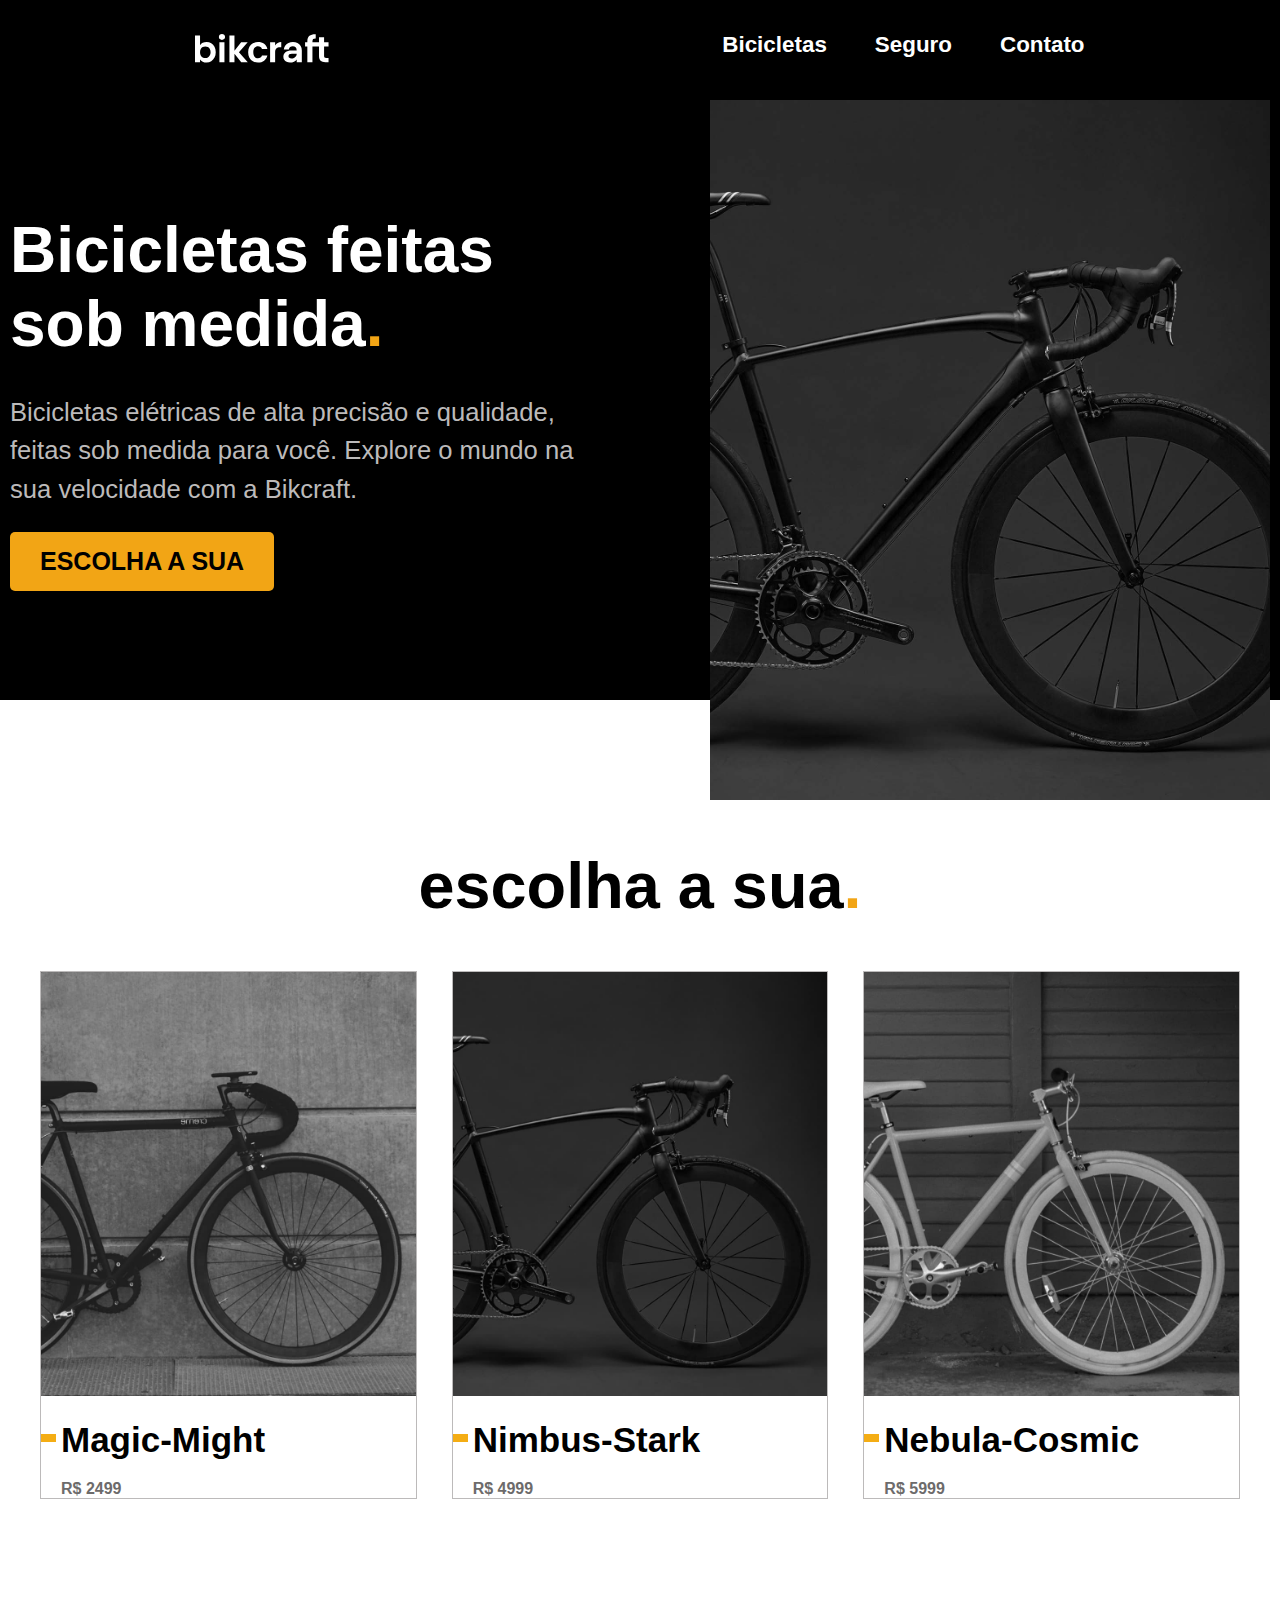
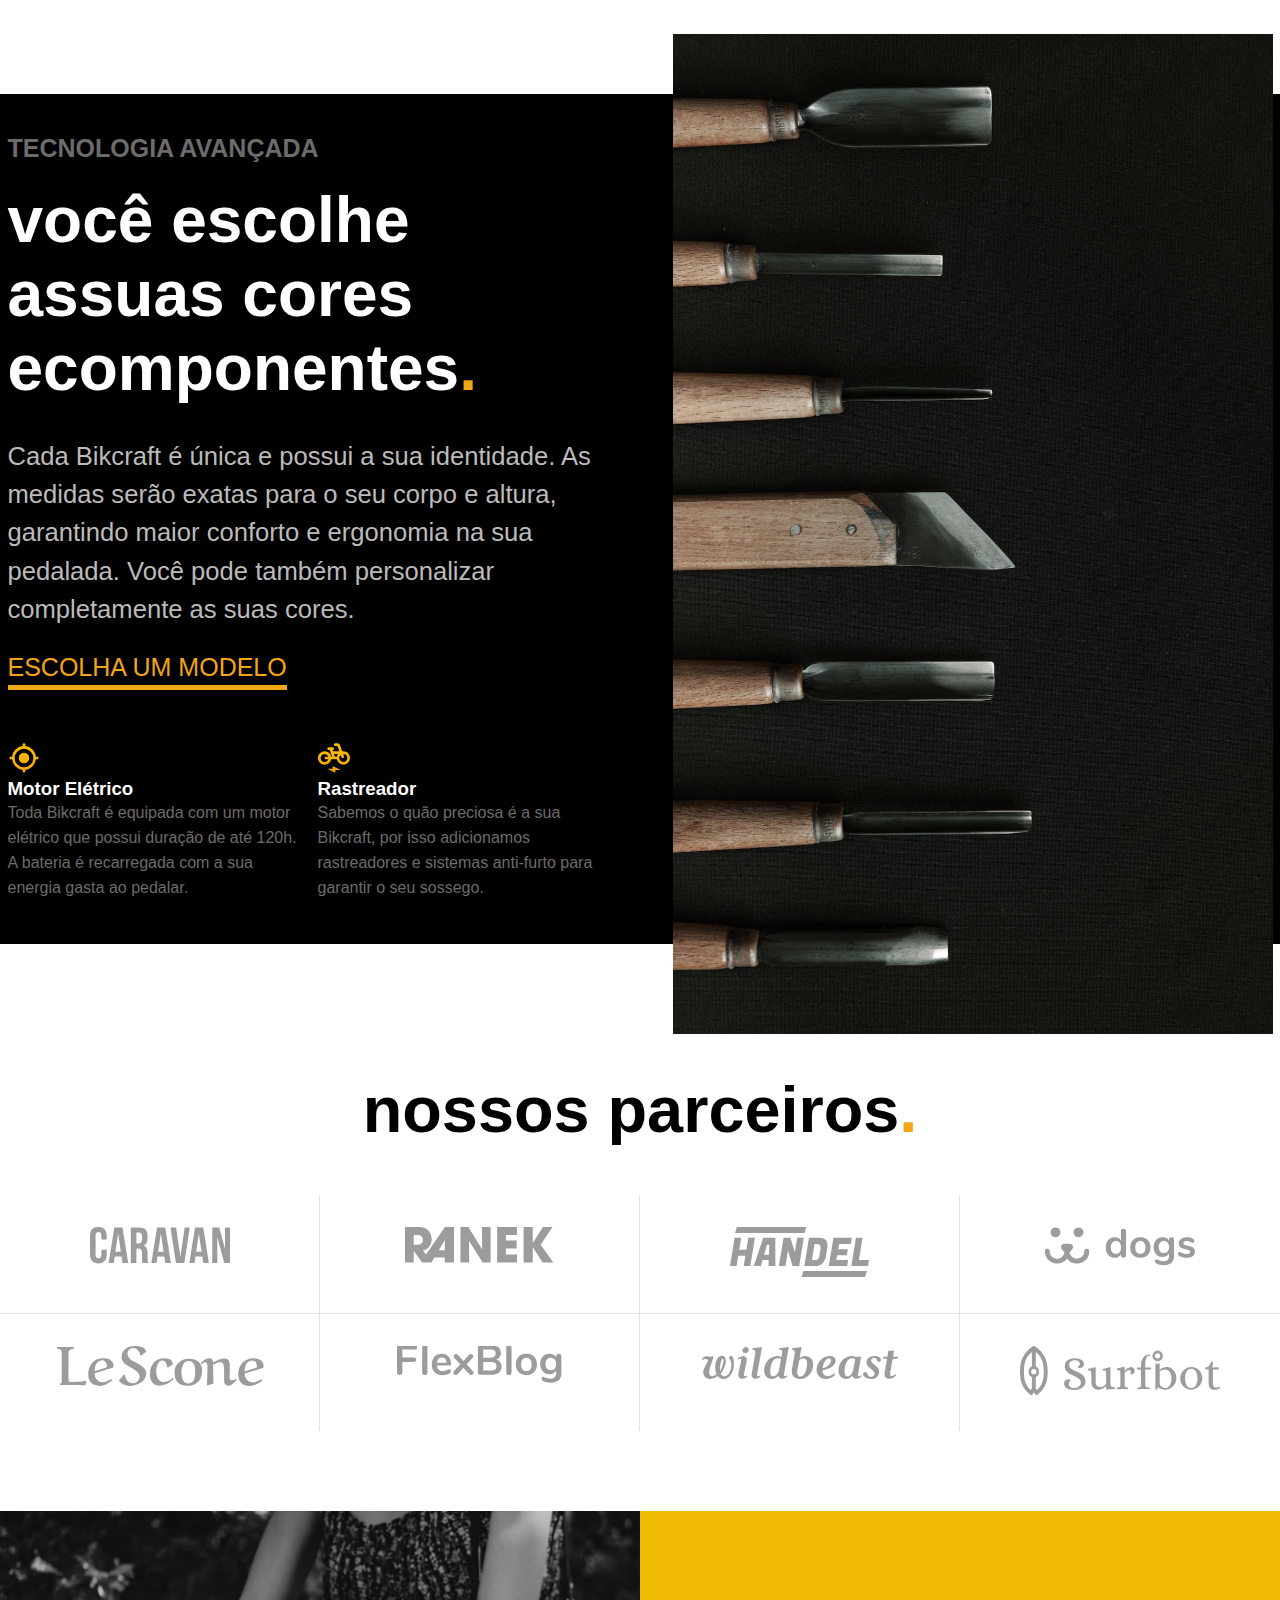
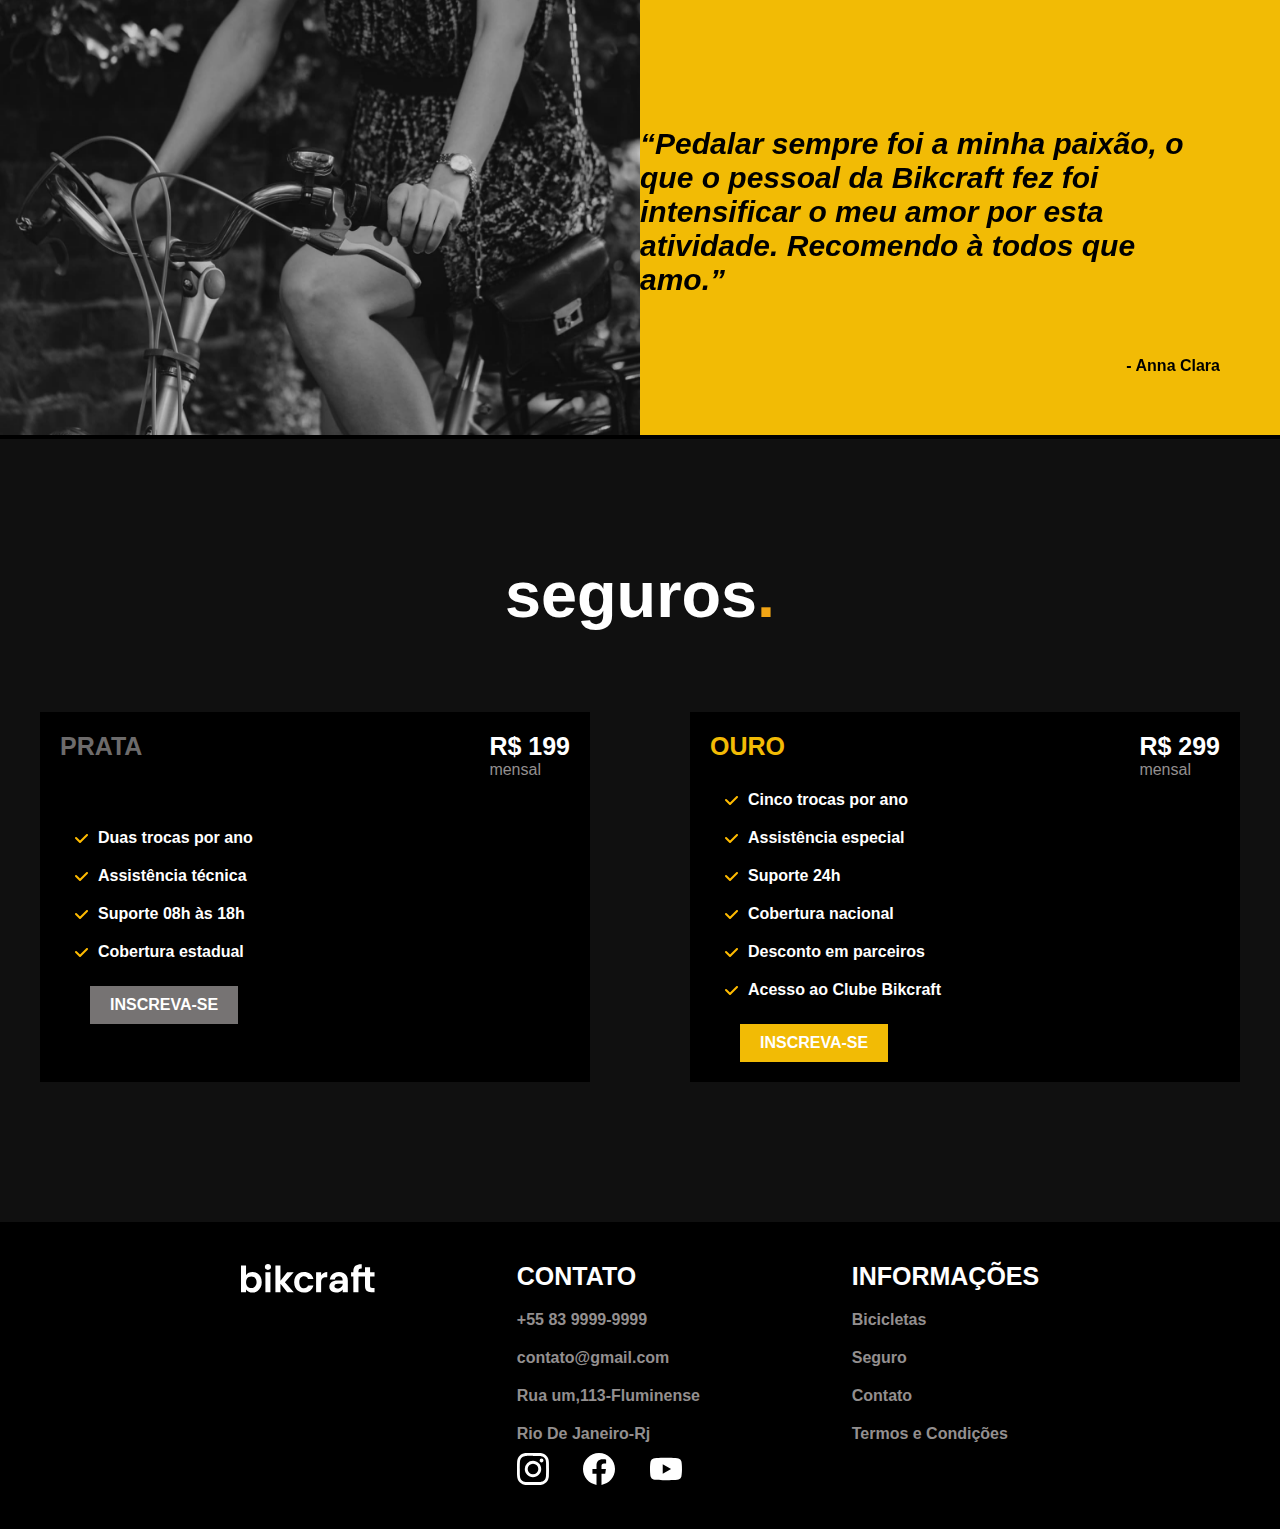
<file: index.html>
<!DOCTYPE html>
<html lang="pt-br">
<head>
    <meta charset="UTF-8">
    <meta name="viewport" content="width=device-width, initial-scale=1.0">
    <title>Projeto Final</title>
    <link rel="stylesheet" href="css/css.css">
</head>
<body>
    <header id="header">
        <div class="logo">
            <a href="index.html"><img src="img/bikcraft.svg" alt=" LOGO MARCA DA LOJA BIKCRAFT"></a>
        </div>
        <ul class="links">
            <li class="itens"><a href="bicicletas.html">Bicicletas</a></li>
            <li class="itens"><a href="seguros.html">Seguro</a></li>
            <li class="itens"><a href="contato.html">Contato</a></li>
        </ul>
    </header>
    <section id="introducao">
        <div class="container-introducao">
            <div class="coluna1">
                <h1 class="mensagem">Bicicletas feitas sob medida<span>.</span></h1>
                <p class="subscricao">Bicicletas elétricas de alta precisão e qualidade, feitas sob medida para você.
                    Explore o mundo na sua velocidade com a Bikcraft.</p>
                <a class="botao" href="bicicletas.html">Escolha a sua</a>
            </div>
            <div class="coluna2">
                <img src="img/introducao.jpg" alt="">
            </div>
        </div>
    </section>
    <!-- PARTE 2-->
    <div class="titulos">
        <h2>escolha a sua<span>.</span></h2>
    </div>
    <section id="bikes">
        <div class="imagens">
            <a href="bicicletas/magic.html">
                <img src="img/bicicletas/magic-home.jpg" alt="">
                <h3 class="nome-bike">Magic-Might</h3>
                <p class="valor-bike">R$ 2499</p>
            </a>
        </div>
        <div class="imagens">
            <a href="bicicletas/ninbus.html">
            <img src="img/bicicletas/nimbus-home.jpg" alt="">
            <h3 class="nome-bike">Nimbus-Stark</h3>
            <p class="valor-bike">R$ 4999</p>
            </a>
        </div>
        <div class="imagens">
            <a href="bicicletas/nebula.html">
            <img src="img/bicicletas/nebula-home.jpg" alt="">
            <h3 class="nome-bike">Nebula-Cosmic</h3>
            <p class="valor-bike">R$ 5999</p>
            </a>
        </div>
    </section>
    <!-- PARTE 3 -->
    <section id="tecnologia">
        <div class="container">
            <div class="flex">
                <h4>Tecnologia Avançada</h4>
                <h1 class="mensagem">você escolhe assuas cores ecomponentes<span>.</span></h1>
                <p class="subscricao">Cada Bikcraft é única e possui a sua identidade. As medidas serão exatas para o
                    seu
                    corpo e altura, garantindo maior conforto e ergonomia na sua pedalada. Você pode também personalizar
                    completamente as suas cores.</p>
                <a href="#" class="link">Escolha um modelo</a>
                <div class="grid-container">
                    <div class="item1">
                        <img src="img/icones/rastreador.svg" alt="">
                        <h3>Motor Elétrico</h3>
                        <p>Toda Bikcraft é equipada com um motor elétrico que possui duração de até 120h. A bateria é
                            recarregada com a sua energia gasta ao pedalar.</p>
                    </div>
                    <div class="item2">
                        <img src="img/icones/eletrica.svg" alt="">
                        <h3>Rastreador</h3>
                        <p>Sabemos o quão preciosa é a sua Bikcraft, por isso adicionamos rastreadores e sistemas
                            anti-furto para garantir o seu sossego.</p>
                    </div>
                </div>
            </div>
            <div class="imagem-tecnologia">
                <img src="img/tecnologia.jpg" alt="">
            </div>
        </div>
    </section>
    <!-- PARTE 4 -->
    <div class="titulos">
        <h2>nossos parceiros<span>.</span></h2>
    </div>

    <section id="parceiros">
        <ul class="imagens-1">
            <li class="parceiro-1"><img src="img/parceiros/caravan.svg" alt=""></li>
            <li class="parceiro-2"><img src="img/parceiros/ranek.svg" alt=""></li>
            <li class="parceiro-3"><img src="img/parceiros/handel.svg" alt=""></li>
            <li class="parceiro-4"><img src="img/parceiros/dogs.svg" alt=""></li>
            <li class="parceiro-5"><img src="img/parceiros/lescone.svg" alt=""></li>
            <li class="parceiro-6"><img src="img/parceiros/flexblog.svg" alt=""></li>
            <li class="parceiro-7"><img src="img/parceiros/wildbeast.svg" alt=""></li>
            <li class="parceiro-8"><img src="img/parceiros/surfbot.svg" alt=""></li>
        </ul>
    </section>
    <!-- DEPOIMENTOS -->
    <section id="depoimento">
        <div class="img-depoimento">
            <img src="img/depoimento.jpg" alt="">
        </div>
        <div class="texto">
            <p class="texto-1"><q>Pedalar sempre foi a minha paixão, o que o pessoal da Bikcraft fez foi intensificar o
                    meu amor por esta atividade. Recomendo à todos que amo.</q></p>
            <p>- Anna Clara</p>
        </div>
    </section>
    <!-- SEGUROS -->
    <div class="bglight">
        <div class="titulos">
            <h2>seguros<span>.</span></h2>
        </div>
        <section id="seguros">
            <div class="seguro">
                <h4>Prata</h4>
                <div class="valor">
                <span class="principal">R$ 199</span>
                <span>mensal</span>
            </div>
                <ul>
                    <li><img src="img/icones/lista.svg" alt="">Duas trocas por ano</li>
                    <li><img src="img/icones/lista.svg" alt="">Assistência técnica</li>
                    <li><img src="img/icones/lista.svg" alt="">Suporte 08h às 18h</li>
                    <li><img src="img/icones/lista.svg" alt="">Cobertura estadual</li>
                    <a href="#">Inscreva-se</a>
                </ul>
            </div>
            <div class="seguro-2">
                <h4>Ouro</h4>
                <div class="valor">
                <span class="principal">R$ 299</span>
                <span>mensal</span>
            </div>
                <ul>
                    <li><img src="img/icones/lista.svg" alt="">Cinco trocas por ano</li>
                    <li><img src="img/icones/lista.svg" alt="">Assistência especial</li>
                    <li><img src="img/icones/lista.svg" alt="">Suporte 24h</li>
                    <li><img src="img/icones/lista.svg" alt="">Cobertura nacional</li>
                    <li><img src="img/icones/lista.svg" alt="">Desconto em parceiros</li>
                    <li><img src="img/icones/lista.svg" alt="">Acesso ao Clube Bikcraft</li>
                    <a href="#">Inscreva-se</a>
                </ul>
            </div>
        </section>
    </div>
    <!-- FOOTER -->
    <footer id="footer">
        <div class="rodape">
            <div class="logo">
                <a href="#"><img src="img/bikcraft.svg" alt=" LOGO MARCA DA LOJA BIKCRAFT"></a>
            </div>
        </div>
        <div class="contato">
            <h3 class="titulo-contato">Contato</h3>
            <p class="itens-contato">+55 83 9999-9999
            <p class="itens-contato">contato@gmail.com</p>
            </p>
            <p class="itens-contato">Rua um,113-Fluminense</p>
            <p class="itens-contato">Rio De Janeiro-Rj</p>
            <span class="redes"><img src="img/redes/instagram.svg" alt=""></span>
            <span class="redes"><img src="img/redes/facebook.svg" alt=""></span>
            <span class="redes"><img src="img/redes/youtube.svg" alt=""></span>
        </div>
        <div class="informacoes">
            <h3 class="titulo-informacoes">informações</h3>
            <a href="bicicletas.html" class="itens-informacoes">Bicicletas</a>
            <a href="seguros.html" class="itens-informacoes">Seguro</a>
            <a href="contato.html" class="itens-informacoes">Contato</a>
            <a href="termos.html" class="itens-informacoes">Termos e Condições</a>
        </div>
    </footer>
</body>
</html>
</file>
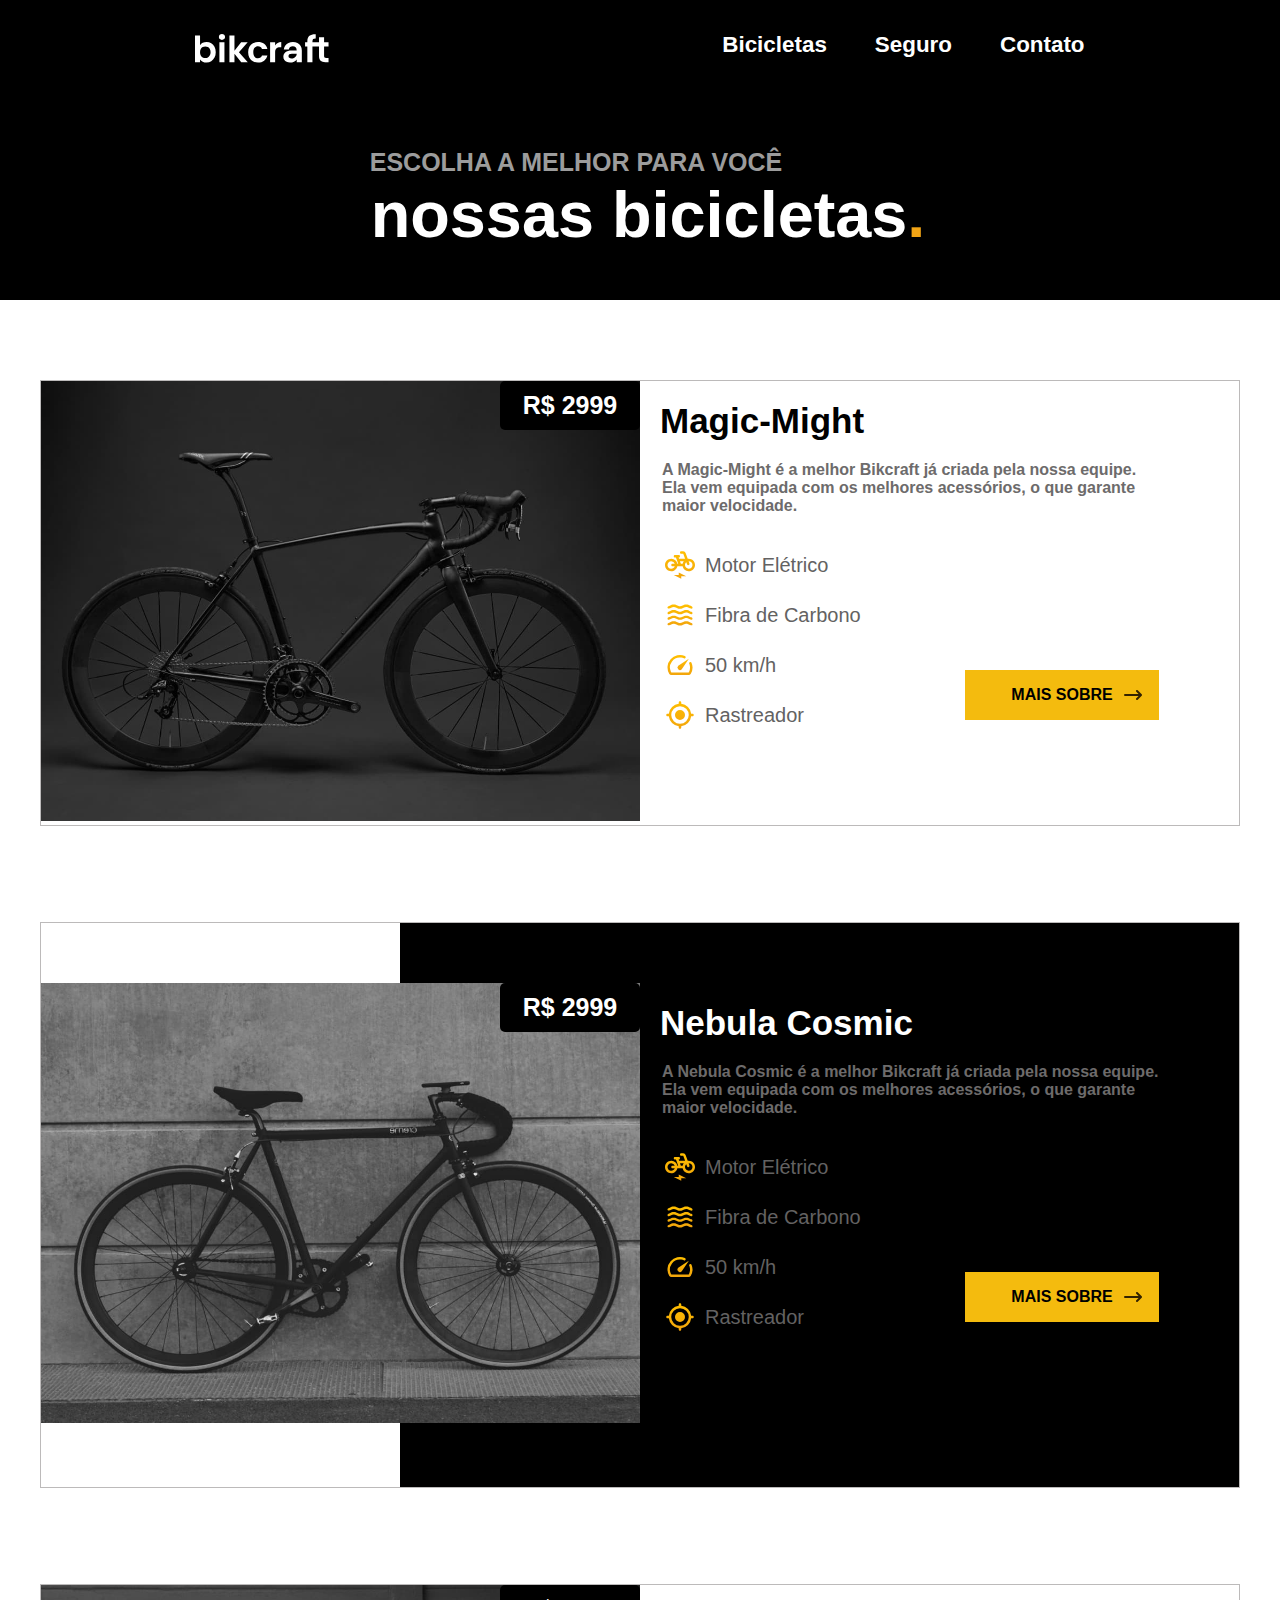
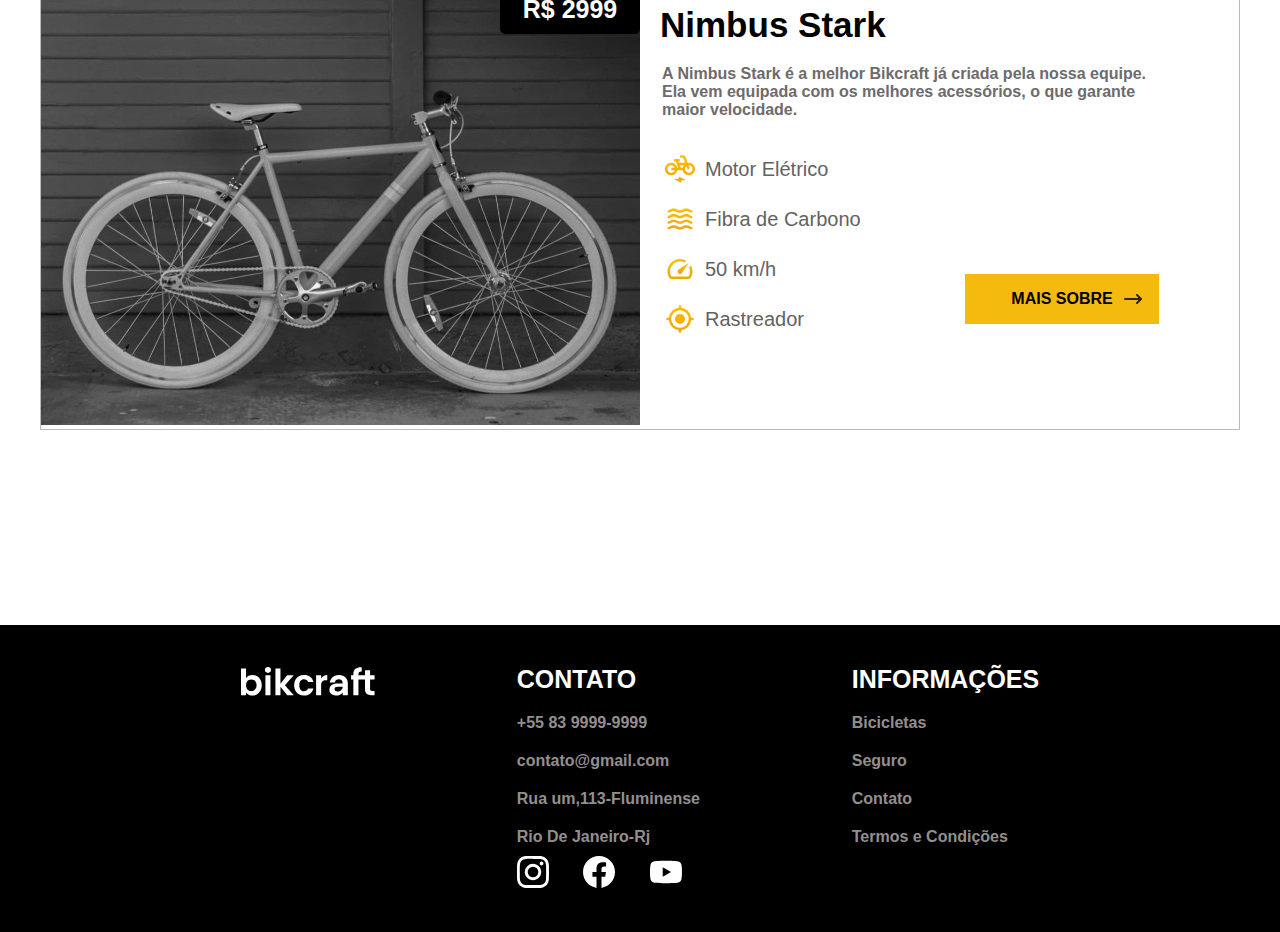
<file: bicicletas.html>
<!DOCTYPE html>
<html lang="pt-br">

<head>
    <meta charset="UTF-8">
    <meta name="viewport" content="width=device-width, initial-scale=1.0">
    <title>Bicicletas Bikcraft</title>
    <link rel="stylesheet" href="css/css.css">
    <link rel="stylesheet" href="css/bicicletas.css">
</head>

<body>
    <header id="header">
        <div class="logo">
            <a href="index.html"><img src="img/bikcraft.svg" alt=" LOGO MARCA DA LOJA BIKCRAFT"></a>
        </div>
        <ul class="links">
            <li class="itens"><a href="bicicletas.html">Bicicletas</a></li>
            <li class="itens"><a href="seguros.html">Seguro</a></li>
            <li class="itens"><a href="contato.html">Contato</a></li>
        </ul>
    </header>
    <!-- PARTE 1 -->
    <section id="parte-1">
        <div class="titulos">
            <p class="cinza">Escolha a melhor para você</p>
            <h2>nossas bicicletas<span>.</span></h2>
        </div>
    </section>
    <!-- PARTE 2-->
    <section id="bikes">
        <div class="imagens">
            <div class="coluna-1">
                <img src="img/bicicletas/nimbus1.jpg" alt="">
            </div>
            <div class="coluna-2">
                <h3 class="nome-bike">Magic-Might</h3>
                <p class="valor-bike">A Magic-Might é a melhor Bikcraft já criada pela nossa equipe. Ela vem equipada com os melhores acessórios, o que garante maior velocidade.</p>
                <ul>
                    <li><img src="img/icones/eletrica.svg" alt="">Motor Elétrico</li>
                    <li><img src="img/icones/carbono.svg" alt="">Fibra de Carbono</li>
                    <li><img src="img/icones/velocidade.svg" alt="">50 km/h </li>
                    <li><img src="img/icones/rastreador.svg" alt="">Rastreador</li>
                    <a href="bicicletas/magic.html">Mais Sobre</a>
                </ul>
            </div>
        </div>
            <div class="imagens bgdark">
            <div class="coluna-1">
                <img src="img/bicicletas/nimbus2.jpg" alt="">
            </div>
            <div class="coluna-2">
                <h3 class="nome-bike">Nebula Cosmic</h3>
                <p class="valor-bike">A Nebula Cosmic é a melhor Bikcraft já criada pela nossa equipe. Ela vem equipada com os melhores acessórios, o que garante maior velocidade.</p>
                <ul>
                    <li><img src="img/icones/eletrica.svg" alt="">Motor Elétrico</li>
                    <li><img src="img/icones/carbono.svg" alt="">Fibra de Carbono</li>
                    <li><img src="img/icones/velocidade.svg" alt="">50 km/h </li>
                    <li><img src="img/icones/rastreador.svg" alt="">Rastreador</li>
                    <a href="bicicletas/nebula.html">Mais Sobre</a>
                </ul>
            </div>
        </div>
        <div class="imagens">
            <div class="coluna-1">
                <img src="img/bicicletas/nimbus3.jpg" alt="">
            </div>
            <div class="coluna-2">
                <h3 class="nome-bike">Nimbus Stark</h3>
                <p class="valor-bike">A Nimbus Stark é a melhor Bikcraft já criada pela nossa equipe. Ela vem equipada com os melhores acessórios, o que garante maior velocidade.</p>
                <ul>
                    <li><img src="img/icones/eletrica.svg" alt="">Motor Elétrico</li>
                    <li><img src="img/icones/carbono.svg" alt="">Fibra de Carbono</li>
                    <li><img src="img/icones/velocidade.svg" alt="">50 km/h </li>
                    <li><img src="img/icones/rastreador.svg" alt="">Rastreador</li>
                    <a href="bicicletas/ninbus.html">Mais Sobre</a>
                </ul>
            </div>
        </div>
    </section>
    <!-- FOOTER -->
    <footer id="footer">
        <div class="rodape">
            <div class="logo">
                <a href="#"><img src="img/bikcraft.svg" alt=" LOGO MARCA DA LOJA BIKCRAFT"></a>
            </div>
        </div>
        <div class="contato">
            <h3 class="titulo-contato">Contato</h3>
            <p class="itens-contato">+55 83 9999-9999
            <p class="itens-contato">contato@gmail.com</p>
            </p>
            <p class="itens-contato">Rua um,113-Fluminense</p>
            <p class="itens-contato">Rio De Janeiro-Rj</p>
            <span class="redes"><img src="img/redes/instagram.svg" alt=""></span>
            <span class="redes"><img src="img/redes/facebook.svg" alt=""></span>
            <span class="redes"><img src="img/redes/youtube.svg" alt=""></span>
        </div>
        <div class="informacoes">
            <h3 class="titulo-informacoes">informações</h3>
            <a href="bicicletas.html" class="itens-informacoes">Bicicletas</a>
            <a href="seguros.html" class="itens-informacoes">Seguro</a>
            <a href="contato.html" class="itens-informacoes">Contato</a>
            <a href="termos.html" class="itens-informacoes">Termos e Condições</a>
        </div>
    </footer>
</body>

</html>
</file>
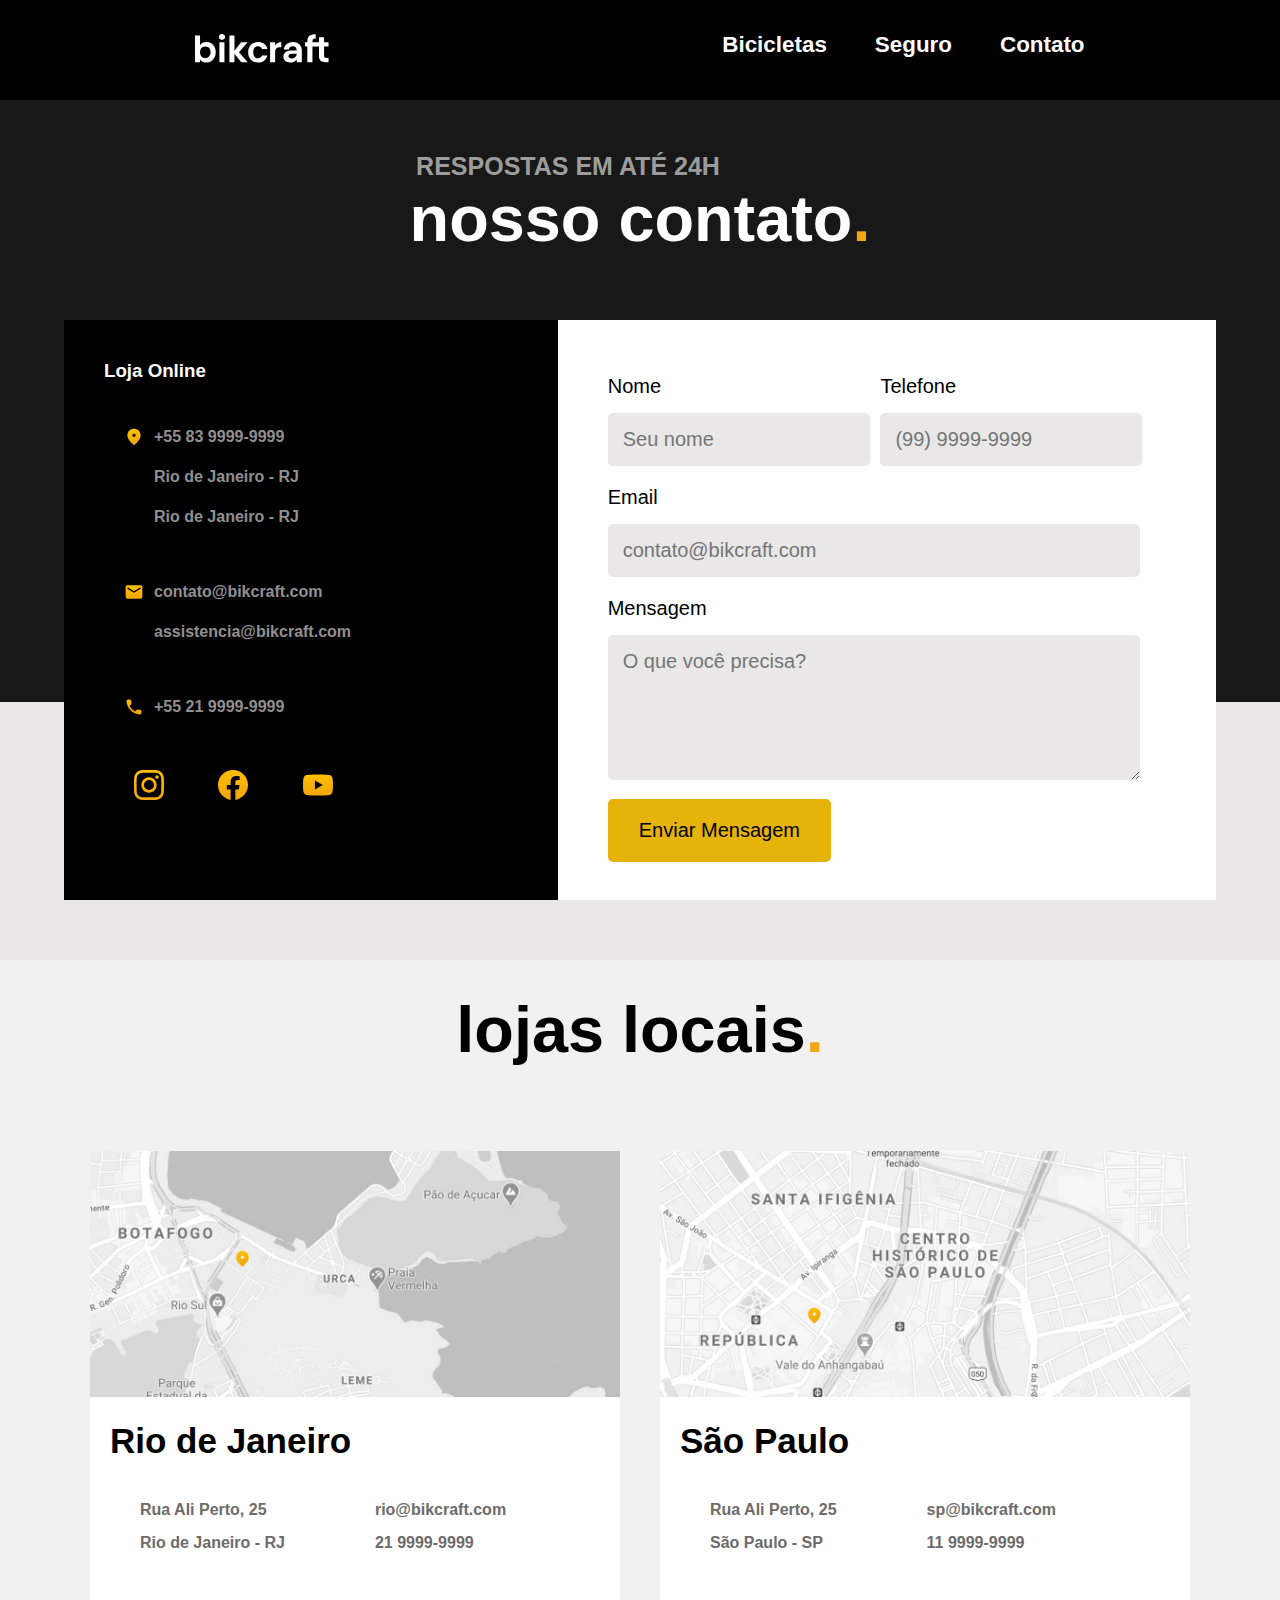
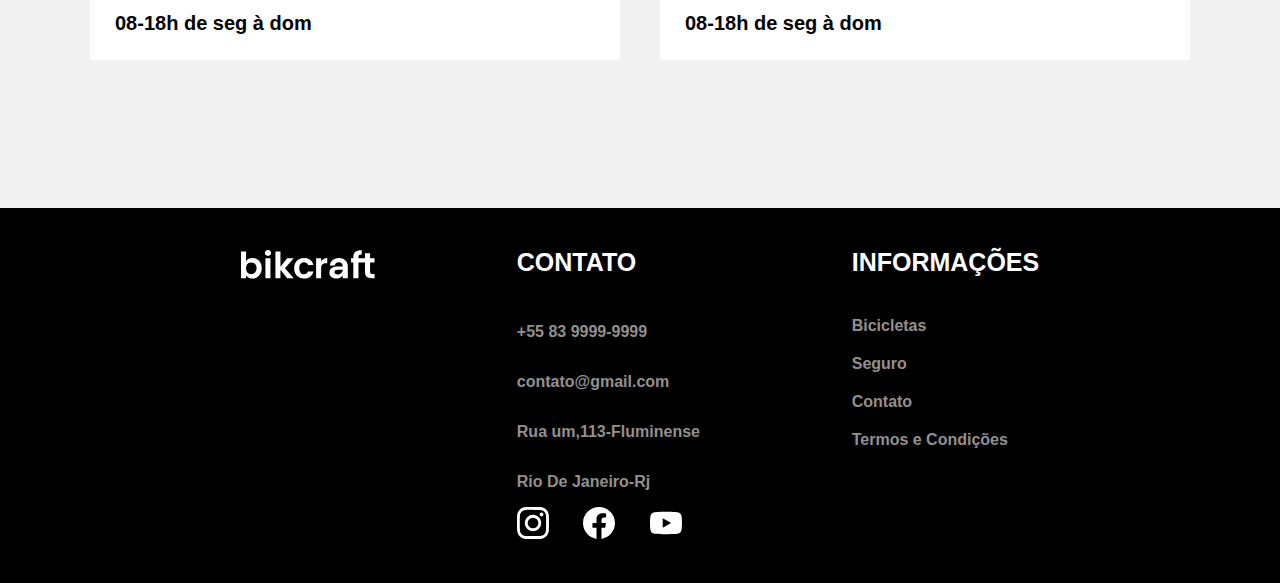
<file: contato.html>
<!DOCTYPE html>
<html lang="pt-br">

<head>
    <meta charset="UTF-8">
    <meta name="viewport" content="width=device-width, initial-scale=1.0">
    <title>Contato Bike</title>
    <link rel="stylesheet" href="css/css.css">
    <link rel="stylesheet" href="css/bicicletas.css">
    <link rel="stylesheet" href="css/contato.css">
</head>

<body>
    <header id="header">
        <div class="logo">
            <a href="index.html"><img src="img/bikcraft.svg" alt=" LOGO MARCA DA LOJA BIKCRAFT"></a>
        </div>
        <ul class="links">
            <li class="itens"><a href="bicicletas.html">Bicicletas</a></li>
            <li class="itens"><a href="seguros.html">Seguro</a></li>
            <li class="itens"><a href="contato.html">Contato</a></li>
        </ul>
    </header>
    <!-- parte1 -->
    <div class="contato bgdark">
        <div class="titulos">
            <p class="cinza">Respostas em até 24h</p>
            <h2>nosso contato<span>.</span></h2>
        </div>
        <main id="contatos">
            <div class="contatos-col">
                <h3>Loja Online</h3>
                <li class="itens-contato item"><img src="img/icones/local.svg" alt="ÍCONE DE LOCALIZAÇÃO">+55 83 9999-9999
                    <p class="itens-contato-2">Rio de Janeiro - RJ</p>
                    <p class="itens-contato-2">Rio de Janeiro - RJ</p>
                </li>
                <li class="itens-contato item"><img src="img/icones/email.svg" alt="ÍCONE DE EMAIL">contato@bikcraft.com
                    <p class="itens-contato-2">assistencia@bikcraft.com</p>
                </li>
                <li class="itens-contato3 item"><img src="img/icones/telefone.svg" alt="">+55 21 9999-9999</li>
                <span class="redes"><img src="img/redes/instagram-p.svg" alt="LOGO MARCA DA REDE SOCIAL INSTAGRAM"></span>
                <span class="redes"><img src="img/redes/facebook-p.svg" alt="LOGO MARCA DA REDE SOCIAL FACEBOOK"></span>
                <span class="redes"><img src="img/redes/youtube-p.svg" alt="LOGO MARCA DA REDE SOCIAL YOUTUBE"></span>
            </div>
            <form class="contatos-col2">
                <div class="inputs">
                    <div>
                        <label for="nome">Nome</label>
                        <input type="text" placeholder="Seu nome" required>
                    </div>
                    <div>
                        <label for="text">Telefone</label>
                        <input type="text" placeholder="(99) 9999-9999" required>
                    </div>
                </div>
                <label for="email">Email</label>
                <input type="email" placeholder="contato@bikcraft.com" required>
                <label for="mensagem">Mensagem</label>
                <textarea name="mensagem" id="mensagem" rows="5" placeholder="O que você precisa?" required></textarea>
                <input type="submit" value="Enviar Mensagem">
            </form>
        </main>
    </div>
    <!-- LOJAS -->
    <div class="titulos">
        <h2>lojas locais<span>.</span></h2>
    </div>
    <section id="lojas">
        <div class="loja-1">
            <img src="img/lojas/rj.jpg" alt="LOCALIZAÇÃO DA LOJA EM RIO DE JANEIRO">
                <h3 class="nome-bike">Rio de Janeiro</h3>
                <div class="lojas-explicacao">
                    <div>
                        <p class="valor-bike">Rua Ali Perto, 25</p>
                        <p class="valor-bike">Rio de Janeiro - RJ</p>
                    </div>
                    <div>
                        <p class="valor-bike">rio@bikcraft.com</p>
                        <p class="valor-bike">21 9999-9999</p>
                    </div>
                </div>
                <h5>08-18h de seg à dom</h5>
            </div>
        <div class="loja-2">
            <img src="img/lojas/sp.jpg" alt="LOCALIZAÇÃO DA LOJA EM SÃO PAULO">
                <h3 class="nome-bike">São Paulo</h3>
                <div class="lojas-explicacao">
                    <div>
                        <p class="valor-bike">Rua Ali Perto, 25</p>
                        <p class="valor-bike">São Paulo - SP</p>
                    </div>
                    <div>
                        <p class="valor-bike">sp@bikcraft.com</p>
                        <p class="valor-bike">11 9999-9999</p>
                    </div>
                </div>
                <h5>08-18h de seg à dom</h5>
            </div>
        </div>
    </section>
    <!-- FOOTER -->
    <footer id="footer">
        <div class="rodape">
            <div class="logo">
                <a href="#"><img src="img/bikcraft.svg" alt=" LOGO MARCA DA LOJA BIKCRAFT"></a>
            </div>
        </div>
        <div class="contato">
            <h3 class="titulo-contato">Contato</h3>
            <p class="itens-contato">+55 83 9999-9999
            <p class="itens-contato">contato@gmail.com</p>
            </p>
            <p class="itens-contato">Rua um,113-Fluminense</p>
            <p class="itens-contato">Rio De Janeiro-Rj</p>
            <span class="redes"><img src="img/redes/instagram.svg" alt="LOGO MARCA DA REDE SOCIAL INSTAGRAM"></span>
            <span class="redes"><img src="img/redes/facebook.svg" alt="LOGO MARCA DA REDE SOCIAL FACEBOOK"></span>
            <span class="redes"><img src="img/redes/youtube.svg" alt="LOGO MARCA DA REDE SOCIAL YOUTUBE"></span>
        </div>
        <div class="informacoes">
            <h3 class="titulo-informacoes">informações</h3>
            <a href="bicicletas.html" class="itens-informacoes">Bicicletas</a>
            <a href="seguros.html" class="itens-informacoes">Seguro</a>
            <a href="contato.html" class="itens-informacoes">Contato</a>
            <a href="termos.html" class="itens-informacoes">Termos e Condições</a>
        </div>
    </footer>
</body>
</html>
</file>
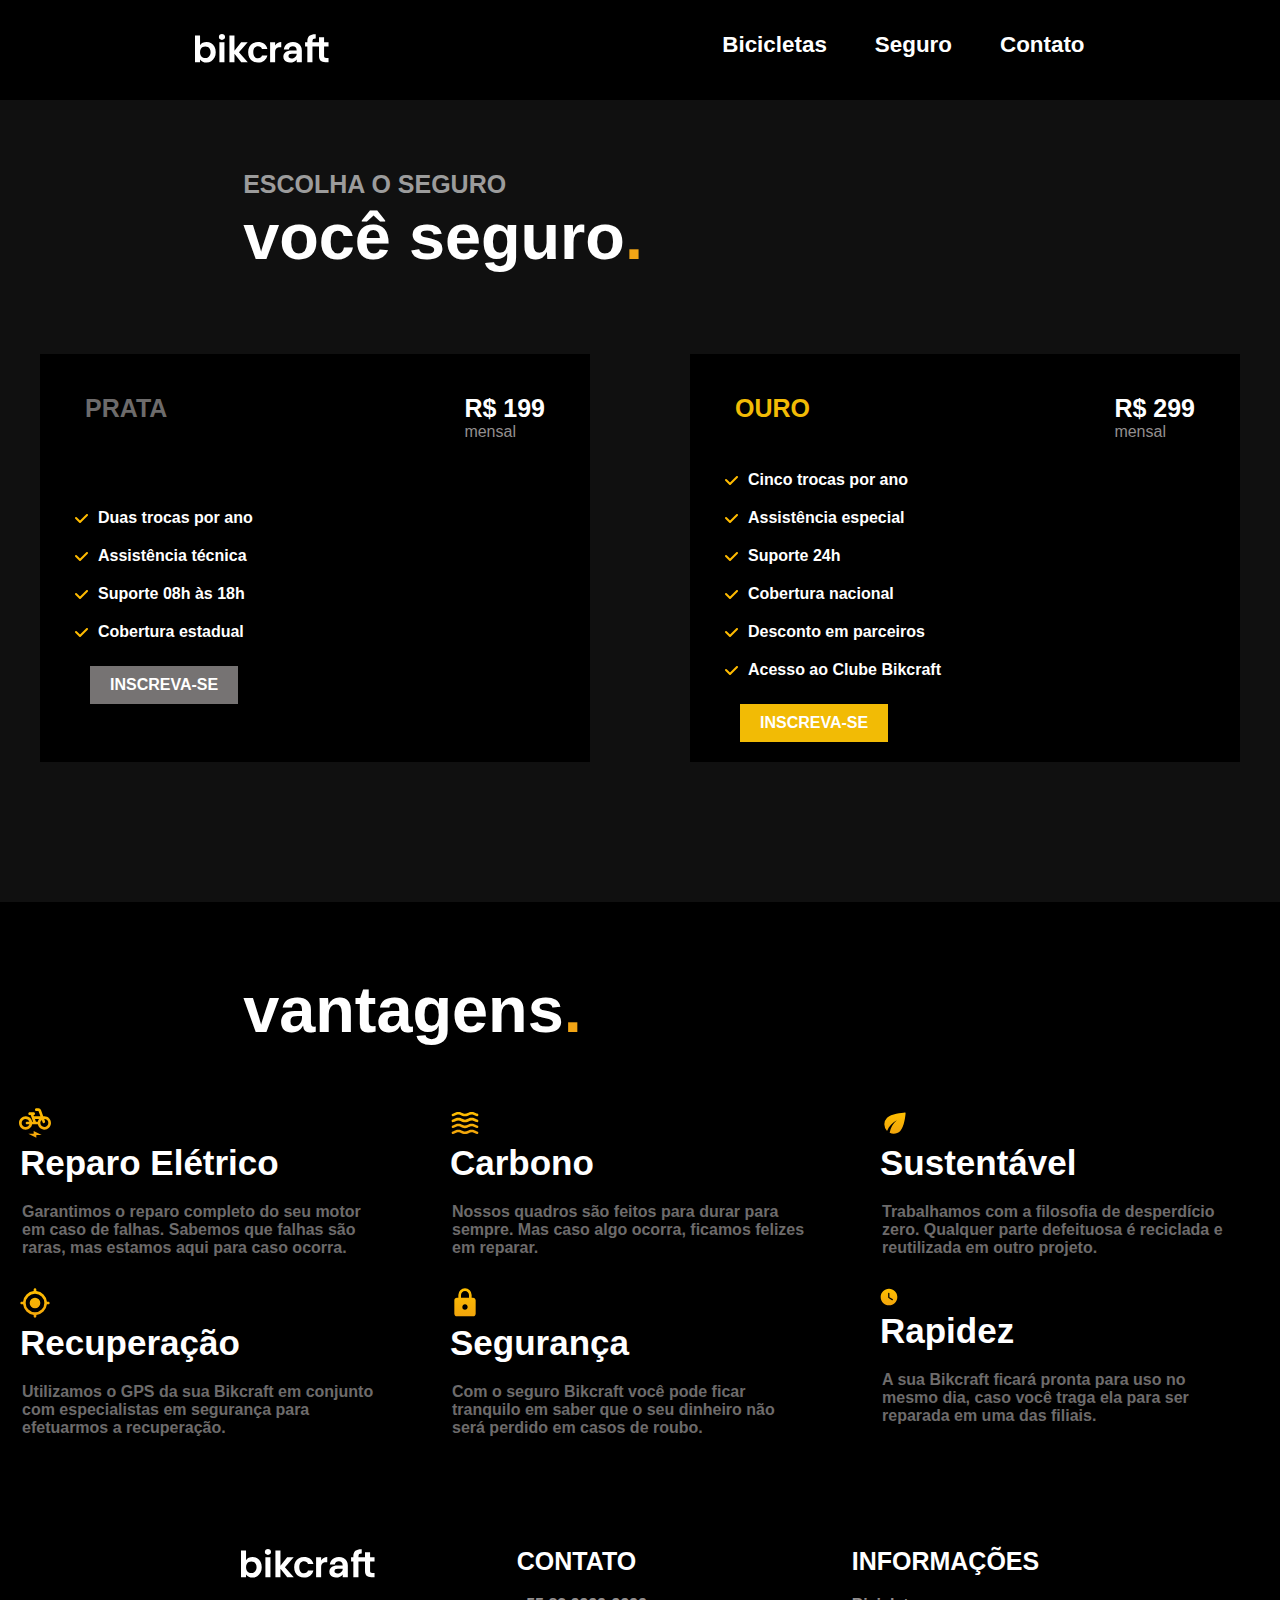
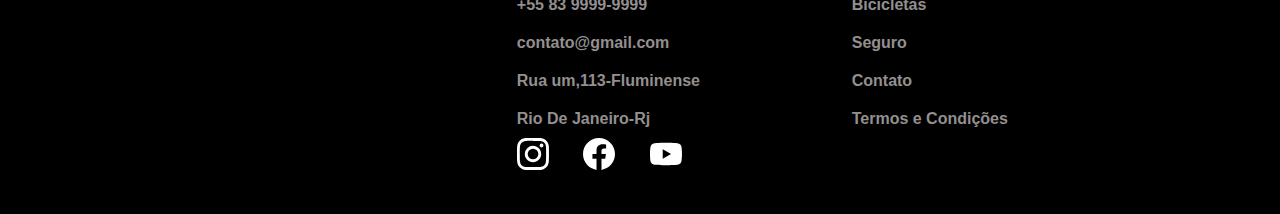
<file: seguros.html>
<!DOCTYPE html>
<html lang="pt-br">

<head>
    <meta charset="UTF-8">
    <meta name="viewport" content="width=device-width, initial-scale=1.0">
    <title>Seguros Bike</title>
    <link rel="stylesheet" href="css/css.css">
    <link rel="stylesheet" href="css/bicicletas.css">
    <link rel="stylesheet" href="css/seguros.css">
</head>

<body>
    <header id="header">
        <div class="logo">
            <a href="index.html"><img src="img/bikcraft.svg" alt=" LOGO MARCA DA LOJA BIKCRAFT"></a>
        </div>
        <ul class="links">
            <li class="itens"><a href="bicicletas.html">Bicicletas</a></li>
            <li class="itens"><a href="seguros.html">Seguro</a></li>
            <li class="itens"><a href="contato.html">Contato</a></li>
        </ul>
    </header>
    <!-- SEGUROS -->
    <div class="bglight">
        <div class="titulos">
            <p class="cinza">Escolha o seguro</p>
            <h2>você seguro<span>.</span></h2>
        </div>
        <section id="seguros">
            <div class="seguro">
                <h4>Prata</h4>
                <div class="valor">
                    <span class="principal">R$ 199</span>
                    <span>mensal</span>
                </div>
                <ul>
                    <li><img src="img/icones/lista.svg" alt="">Duas trocas por ano</li>
                    <li><img src="img/icones/lista.svg" alt="">Assistência técnica</li>
                    <li><img src="img/icones/lista.svg" alt="">Suporte 08h às 18h</li>
                    <li><img src="img/icones/lista.svg" alt="">Cobertura estadual</li>
                    <a href="#">Inscreva-se</a>
                </ul>
            </div>
            <div class="seguro-2">
                <h4>Ouro</h4>
                <div class="valor">
                    <span class="principal">R$ 299</span>
                    <span>mensal</span>
                </div>
                <ul>
                    <li><img src="img/icones/lista.svg" alt="">Cinco trocas por ano</li>
                    <li><img src="img/icones/lista.svg" alt="">Assistência especial</li>
                    <li><img src="img/icones/lista.svg" alt="">Suporte 24h</li>
                    <li><img src="img/icones/lista.svg" alt="">Cobertura nacional</li>
                    <li><img src="img/icones/lista.svg" alt="">Desconto em parceiros</li>
                    <li><img src="img/icones/lista.svg" alt="">Acesso ao Clube Bikcraft</li>
                    <a href="#">Inscreva-se</a>
                </ul>
            </div>
        </section>
    </div>
    <!-- VANTAGENS -->
    <div class="van">
        <div class="titulos">
            <h2>vantagens<span>.</span></h2>
        </div>
        <section id="vantagens">
            <div class="vantagens-it">
                <img src="img/icones/eletrica.svg" alt="">
                <h3 class="nome-bike">Reparo Elétrico</h3>
                <p class="valor-bike">Garantimos o reparo completo do seu motor em caso de falhas. Sabemos que falhas
                    são raras, mas estamos aqui para caso ocorra.</p>
            </div>
            <div class="vantagens-it">
                <img src="img/icones/carbono.svg" alt="">
                <h3 class="nome-bike">Carbono</h3>
                <p class="valor-bike">Nossos quadros são feitos para durar para sempre. Mas caso algo ocorra, ficamos
                    felizes em reparar.</p>
            </div>
            <div class="vantagens-it">
                <img src="img/icones/sustentavel.svg" alt="">
                <h3 class="nome-bike">Sustentável</h3>
                <p class="valor-bike">Trabalhamos com a filosofia de desperdício zero. Qualquer parte defeituosa é
                    reciclada e reutilizada em outro projeto.</p>
            </div>
            <div class="vantagens-it">
                <img src="img/icones/rastreador.svg" alt="">
                <h3 class="nome-bike">Recuperação</h3>
                <p class="valor-bike">Utilizamos o GPS da sua Bikcraft em conjunto com especialistas em segurança para
                    efetuarmos a recuperação.</p>
            </div>
            <div class="vantagens-it">
                <img src="img/icones/seguro.svg" alt="">
                <h3 class="nome-bike">Segurança</h3>
                <p class="valor-bike">Com o seguro Bikcraft você pode ficar tranquilo em saber que o seu dinheiro não
                    será perdido em casos de roubo.</p>
            </div>
            <div class="vantagens-it">
                <img src="img/icones/horario.svg" alt="">
                <h3 class="nome-bike">Rapidez</h3>
                <p class="valor-bike">A sua Bikcraft ficará pronta para uso no mesmo dia, caso você traga ela para ser
                    reparada em uma das filiais.</p>
            </div>
        </section>
    </div>
    <!-- FOOTER -->
    <footer id="footer">
        <div class="rodape">
            <div class="logo">
                <a href="#"><img src="img/bikcraft.svg" alt=" LOGO MARCA DA LOJA BIKCRAFT"></a>
            </div>
        </div>
        <div class="contato">
            <h3 class="titulo-contato">Contato</h3>
            <p class="itens-contato">+55 83 9999-9999
            <p class="itens-contato">contato@gmail.com</p>
            </p>
            <p class="itens-contato">Rua um,113-Fluminense</p>
            <p class="itens-contato">Rio De Janeiro-Rj</p>
            <span class="redes"><img src="img/redes/instagram.svg" alt=""></span>
            <span class="redes"><img src="img/redes/facebook.svg" alt=""></span>
            <span class="redes"><img src="img/redes/youtube.svg" alt=""></span>
        </div>
        <div class="informacoes">
            <h3 class="titulo-informacoes">informações</h3>
            <a href="bicicletas.html" class="itens-informacoes">Bicicletas</a>
            <a href="seguros.html" class="itens-informacoes">Seguro</a>
            <a href="contato.html" class="itens-informacoes">Contato</a>
            <a href="termos.html" class="itens-informacoes">Termos e Condições</a>
        </div>
    </footer>
</body>
</html>
</file>
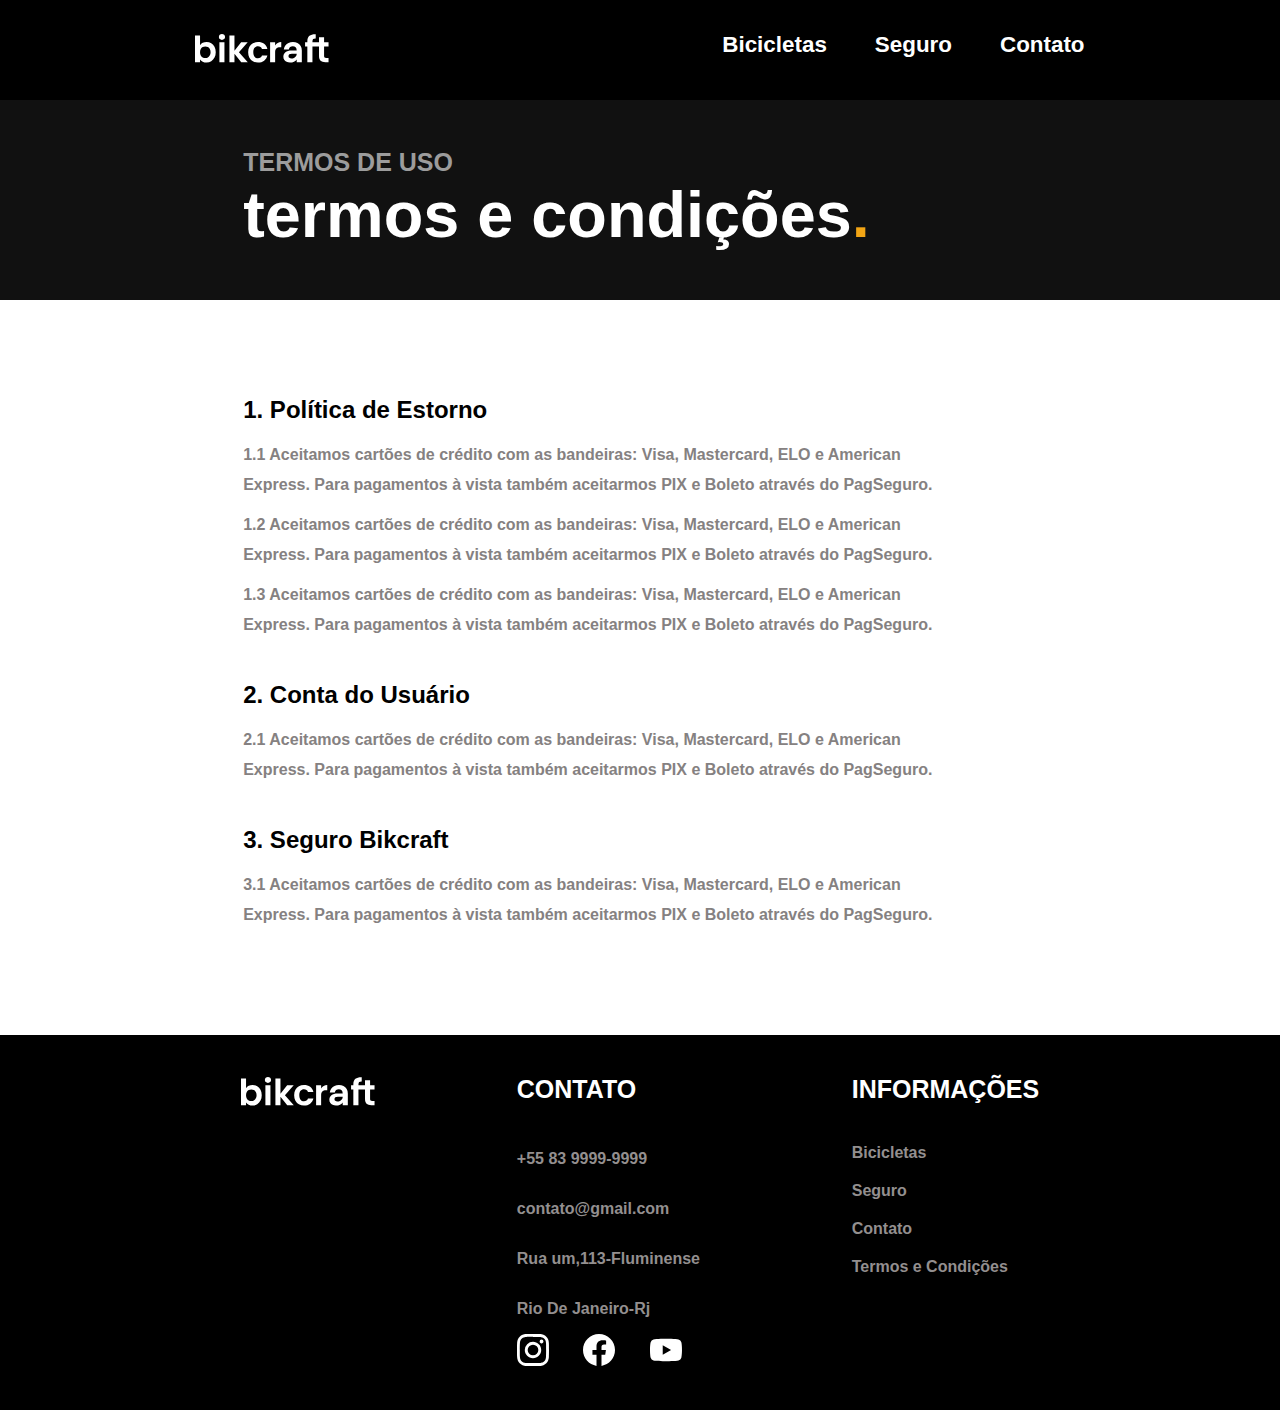
<file: termos.html>
<!DOCTYPE html>
<html lang="pt-br">
<head>
    <meta charset="UTF-8">
    <meta name="viewport" content="width=device-width, initial-scale=1.0">
    <title>Document</title>
    <link rel="stylesheet" href="css/termos.css">
    <link rel="stylesheet" href="css/css.css">
    <link rel="stylesheet" href="css/contato.css">
    <link rel="stylesheet" href="css/seguros.css">
    <link rel="stylesheet" href="css/bicicletas.css">
</head>
<body>
    <header id="header">
        <div class="logo">
            <a href="index.html"><img src="img/bikcraft.svg" alt=" LOGO MARCA DA LOJA BIKCRAFT"></a>
        </div>
        <ul class="links">
            <li class="itens"><a href="bicicletas.html">Bicicletas</a></li>
            <li class="itens"><a href="seguros.html">Seguro</a></li>
            <li class="itens"><a href="contato.html">Contato</a></li>
        </ul>
    </header>
    <!-- titulo -->
    <div class="titulos">
            <p class="cinza">Termos de uso</p>
            <h2>termos e condições<span>.</span></h2>
        </div>
        <!-- Termos -->
         <main id="termos">
            <div class="termo">
                <h2>1. Política de Estorno</h2>
                <p>1.1 Aceitamos cartões de crédito com as bandeiras: Visa, Mastercard, ELO e American Express. Para pagamentos à vista também aceitarmos PIX e Boleto através do PagSeguro.</p>
                <p>1.2 Aceitamos cartões de crédito com as bandeiras: Visa, Mastercard, ELO e American Express. Para pagamentos à vista também aceitarmos PIX e Boleto através do PagSeguro.</p>
                <p>1.3 Aceitamos cartões de crédito com as bandeiras: Visa, Mastercard, ELO e American Express. Para pagamentos à vista também aceitarmos PIX e Boleto através do PagSeguro.</p>
            </div>
            <div class="termo">
                <h2>2. Conta do Usuário</h2>
                <p>2.1 Aceitamos cartões de crédito com as bandeiras: Visa, Mastercard, ELO e American Express. Para pagamentos à vista também aceitarmos PIX e Boleto através do PagSeguro.</p>
            </div>
            <div class="termo">
                <h2>3. Seguro Bikcraft</h2>
                <p>3.1 Aceitamos cartões de crédito com as bandeiras: Visa, Mastercard, ELO e American Express. Para pagamentos à vista também aceitarmos PIX e Boleto através do PagSeguro.</p>
            </div>
         </main>
    <!-- FOOTER -->
    <footer id="footer">
        <div class="rodape">
            <div class="logo">
                <a href="#"><img src="img/bikcraft.svg" alt=" LOGO MARCA DA LOJA BIKCRAFT"></a>
            </div>
        </div>
        <div class="contato">
            <h3 class="titulo-contato">Contato</h3>
            <p class="itens-contato">+55 83 9999-9999
            <p class="itens-contato">contato@gmail.com</p>
            </p>
            <p class="itens-contato">Rua um,113-Fluminense</p>
            <p class="itens-contato">Rio De Janeiro-Rj</p>
            <span class="redes"><img src="img/redes/instagram.svg" alt="LOGO MARCA DA REDE SOCIAL INSTAGRAM"></span>
            <span class="redes"><img src="img/redes/facebook.svg" alt="LOGO MARCA DA REDE SOCIAL FACEBOOK"></span>
            <span class="redes"><img src="img/redes/youtube.svg" alt="LOGO MARCA DA REDE SOCIAL YOUTUBE"></span>
        </div>
        <div class="informacoes">
            <h3 class="titulo-informacoes">informações</h3>
            <a href="bicicletas.html" class="itens-informacoes">Bicicletas</a>
            <a href="seguros.html" class="itens-informacoes">Seguro</a>
            <a href="contato.html" class="itens-informacoes">Contato</a>
            <a href="termos.html" class="itens-informacoes">Termos e Condições</a>
        </div>
    </footer> 
</body>
</html>
</file>
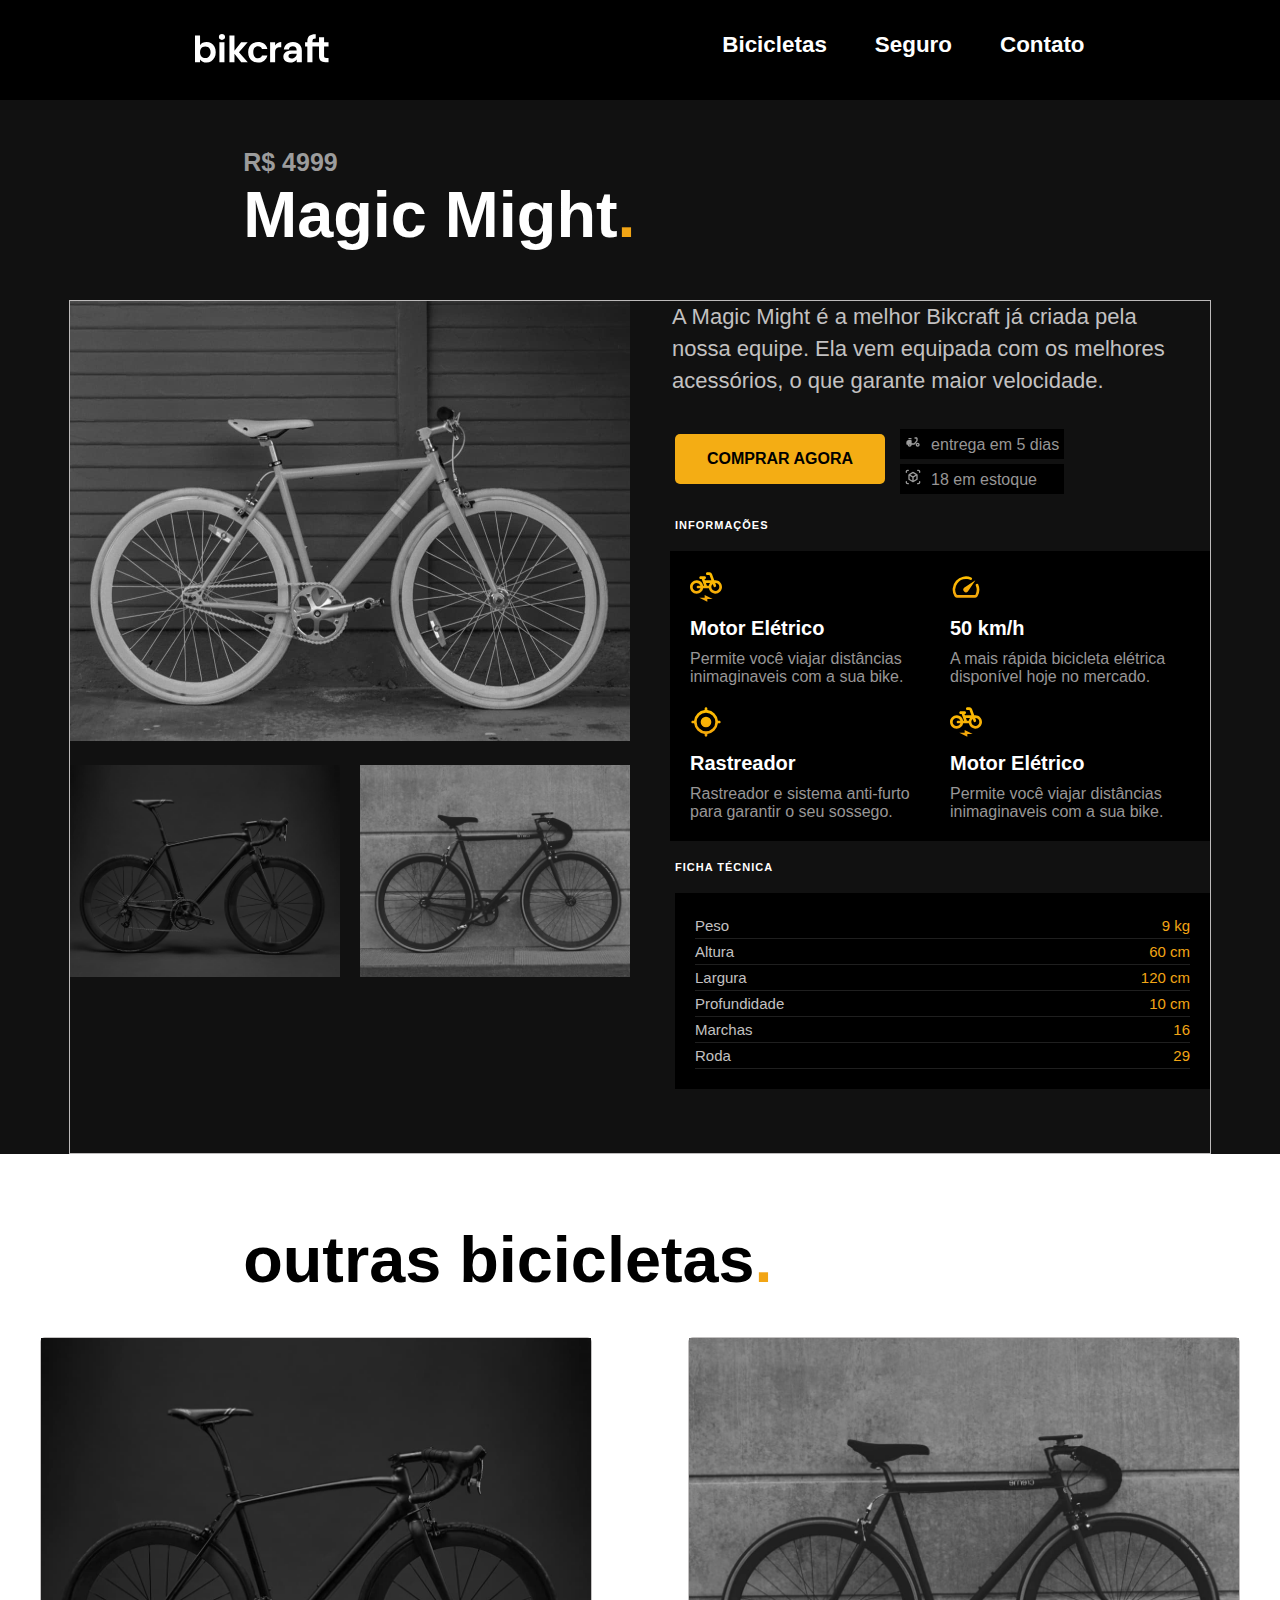
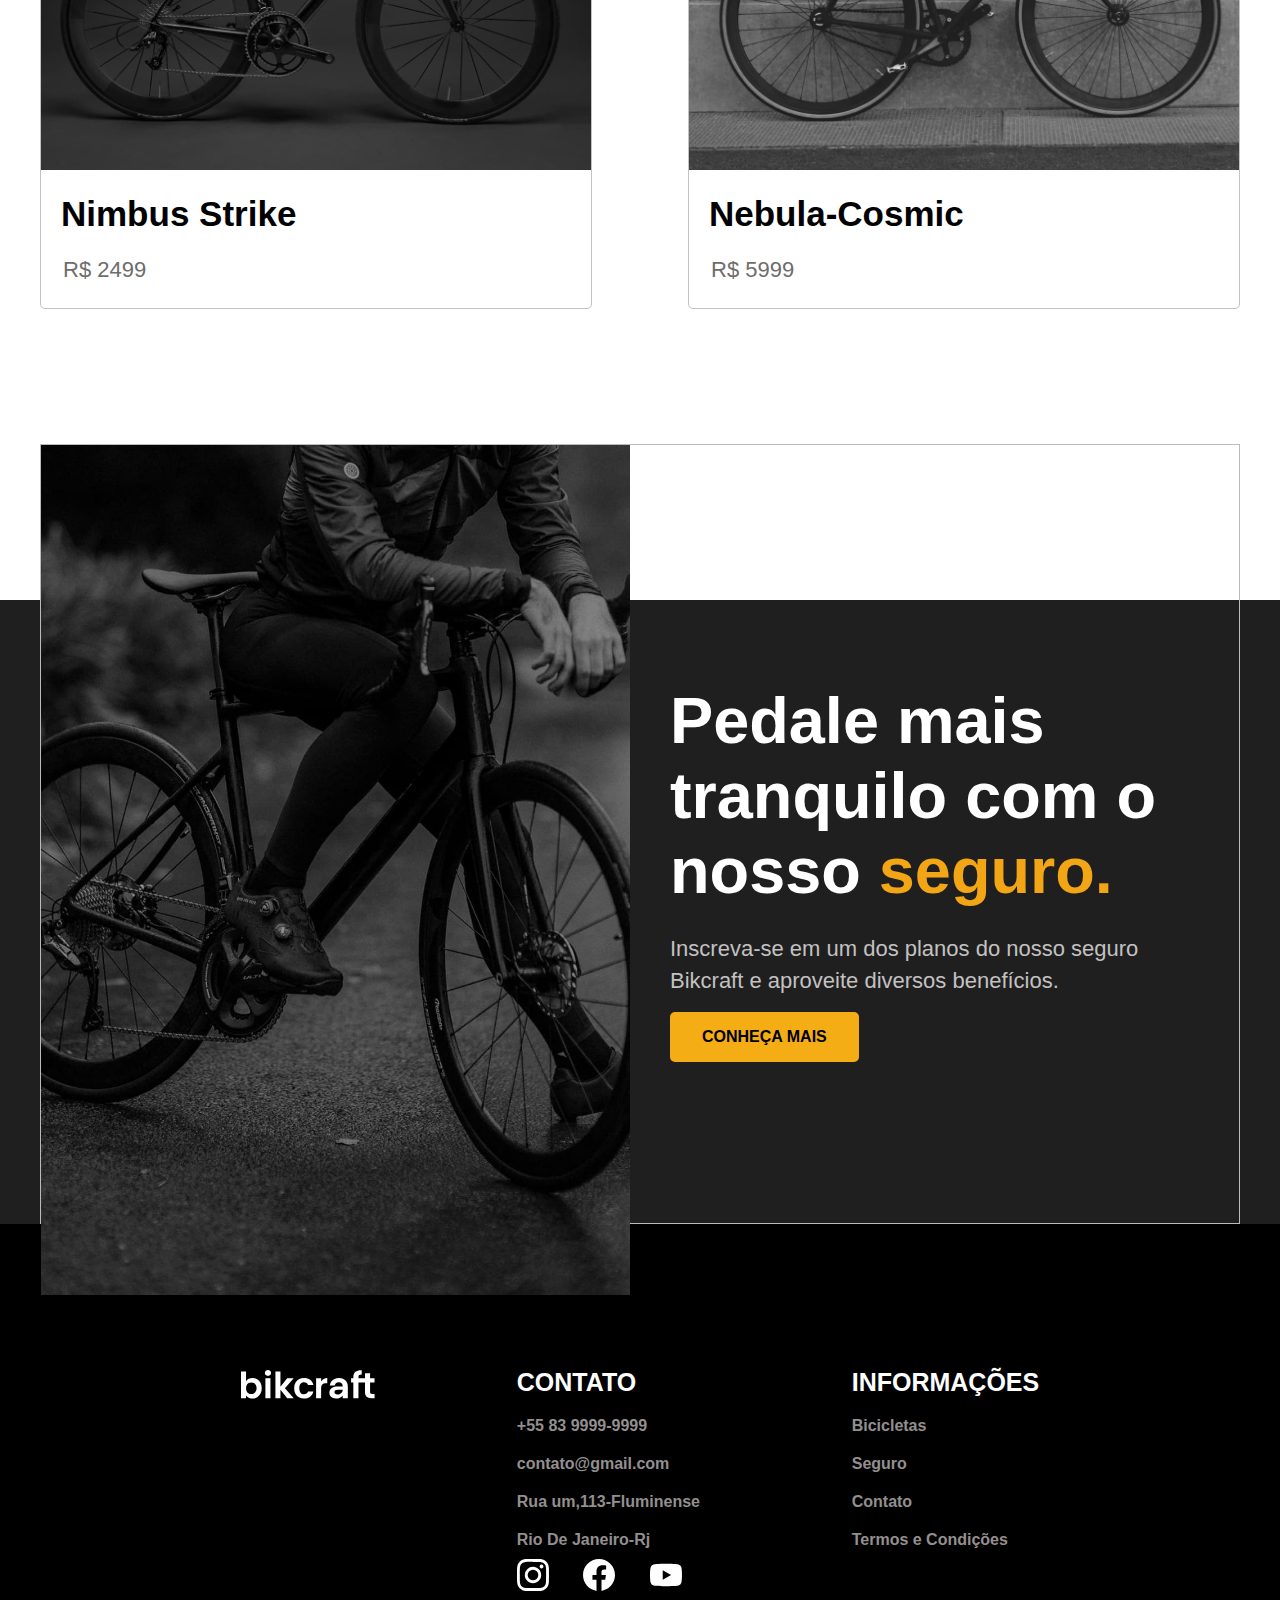
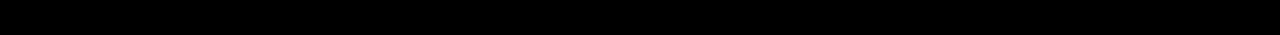
<file: bicicletas/magic.html>
<!DOCTYPE html>
<html lang="pt-br">
<head>
    <meta charset="UTF-8">
    <meta name="viewport" content="width=device-width, initial-scale=1.0">
    <title>Magic | Bikecraft</title>
    <link rel="stylesheet" href="../css/tiposbicicletas/bicicletas.css">
    <link rel="stylesheet" href="../css/css.css">
    <link rel="stylesheet" href="../css/seguros.css">
    <link rel="stylesheet" href="../css/termos.css">
    <link rel="stylesheet" href="../css/bicicletas.css">
</head>
<body>
    <header id="header">
        <div class="logo">
            <a href="index.html"><img src="../img/bikcraft.svg" alt=" LOGO MARCA DA LOJA BIKCRAFT"></a>
        </div>
        <ul class="links">
            <li class="itens"><a href="../bicicletas.html">Bicicletas</a></li>
            <li class="itens"><a href="../seguros.html">Seguro</a></li>
            <li class="itens"><a href="../contato.html">Contato</a></li>
        </ul>
    </header>
    <!-- titulo -->
    <div class="titulos">
        <p class="cinza">R$ 4999</p>
        <h2>Magic Might<span>.</span></h2>
    </div>
    <!-- BICICLETA PRINCUPAL -->
    <main id="bicicleta">
        <div class="container">
            <div class="imagens">
                <div class="coluna-1">
                    <img src="../img/bicicletas/nimbus3.jpg"alt="FOTO DA BICICLETA MAGIC MIGHT">
                    <div class="fotos-secundaria">
                        <div>
                            <img src="../img/bicicletas/nimbus1.jpg" alt="FOTO DA BICICLETA MAGIC MIGHT">
                        </div>
                        <div><img src="../img/bicicletas/nimbus2.jpg" alt="FOTO DA BICICLETA MAGIC MIGHT"></div>
                    </div>
                </div>
                <div class="coluna-2">
                    <p class="valor-bike">A Magic Might é a melhor Bikcraft já criada pela nossa equipe. Ela vem
                        equipada
                        com os melhores acessórios, o que garante maior velocidade.</p>
                    <div class="link-compra">
                        <a href="#">Comprar Agora</a>
                        <div class="estoque">
                            <p><img src="../img/icones/entrega.svg" alt="ÍCONE DE ENTREGA">entrega em 5 dias</p>
                            <p><img src="../img/icones/estoque.svg" alt="ÍCONE DE ESTOQUE">18 em estoque</p>
                        </div>
                    </div>
                    <!-- informacoes -->
                    <div class="informacoes">
                        <p class="titulo-informacoes">informações</p>
                        <div class="grid">
                            <div>
                                <img src="../img/icones/eletrica.svg" alt="ÍCONE DE MOTOR ELÉTRICO">
                                <h5>Motor Elétrico</h5>
                                <p>Permite você viajar distâncias inimaginaveis com a sua bike.</p>
                            </div>
                            <div>
                                <img src="../img/icones/velocidade.svg" alt="ÍCONE DE VELOCIDADE">
                                <h5>50 km/h</h5>
                                <p>A mais rápida bicicleta elétrica disponível hoje no mercado.</p>
                            </div>
                            <div>
                                <img src="../img/icones/rastreador.svg" alt="ÍCONE DE RASTREADOR">
                                <h5>Rastreador</h5>
                                <p>Rastreador e sistema anti-furto para garantir o seu sossego.</p>
                            </div>
                            <div>
                                <img src="../img/icones/eletrica.svg" alt="ÍCONE DE MOTOR ELÉTRICO">
                                <h5>Motor Elétrico</h5>
                                <p>Permite você viajar distâncias inimaginaveis com a sua bike.</p>
                            </div>
                        </div>
                    </div>
                    <!-- FICHA TECNICA -->
                    <div class="ficha">
                        <p class="titulo-informacoes">Ficha Técnica</p>
                        <ul>
                            <li>Peso <span>9 kg</span></li>
                            <li>Altura<span>60 cm</span></li>
                            <li>Largura <span>120 cm</span></li>
                            <li>Profundidade <span>10 cm</span></li>
                            <li>Marchas <span>16</span></li>
                            <li>Roda<span>29</span></li>
                        </ul>
                    </div>
                </div>
            </div>
        </div>
    </main>
    <!-- titulo -->
    <div class="title">
        <div class="titulos">
            <h2>outras bicicletas<span>.</span></h2>
        </div>
    </div>
    <!-- OUTRAS BIKES -->
    <section id="bikes">
        <div class="imagens">
            <a href="ninbus.html">
            <img src="../img/bicicletas/nimbus1.jpg" alt="FOTO DA BICICLETA NIMBUS STRIKE">
            <h3 class="nome-bike">Nimbus Strike</h3>
            <p class="valor-bike">R$ 2499</p>
            </a>
        </div>
        <div class="imagens">
            <a href="nebula.html">
            <img src="../img/bicicletas/nimbus2.jpg" alt="FOTO DA BICICLETA NEBULA COSMIC">
            <h3 class="nome-bike">Nebula-Cosmic</h3>
            <p class="valor-bike">R$ 5999</p>
            </a>
        </div>
    </section>
    <!-- SEGURO -->
    <section id="seguro">
        <div class="container">
            <div class="imagens">
                <div class="coluna-1">
                    <img src="../img/seguros.jpg" alt="IMAGEM SEGURO BIKCRAFT">
                </div>
                <div class="coluna-2">
                    <div class="titulos">
                        <h2>Pedale mais tranquilo com o nosso<span> seguro.</span></h2>
                    </div>
                    <p class="valor-bike">Inscreva-se em um dos planos do nosso seguro Bikcraft e aproveite diversos benefícios.</p>
                    <div class="link-compra">
                        <a href="../seguros.html">Conheça Mais</a>
                    </div>
                </div>
            </div>
        </div>
    </section>
    <!-- FOOTER -->
    <footer id="footer">
        <div class="rodape">
            <div class="logo">
                <a href="#"><img src="../img/bikcraft.svg" alt=" LOGO MARCA DA LOJA BIKCRAFT"></a>
            </div>
        </div>
        <div class="contato">
            <h3 class="titulo-contato">Contato</h3>
            <p class="itens-contato">+55 83 9999-9999
            <p class="itens-contato">contato@gmail.com</p>
            </p>
            <p class="itens-contato">Rua um,113-Fluminense</p>
            <p class="itens-contato">Rio De Janeiro-Rj</p>
            <span class="redes"><img src="../img/redes/instagram.svg" alt="LOGO MARCA DA REDE SOCIAL INSTAGRAM"></span>
            <span class="redes"><img src="../img/redes/facebook.svg" alt="LOGO MARCA DA REDE SOCIAL FACEBOOK"></span>
            <span class="redes"><img src="../img/redes/youtube.svg" alt="LOGO MARCA DA REDE SOCIAL YOUTUBE"></span>
        </div>
        <div class="informacoes">
            <h3 class="titulo-contato">informações</h3>
            <a href="../bicicletas.html" class="itens-informacoes">Bicicletas</a>
            <a href="../seguros.html" class="itens-informacoes">Seguro</a>
            <a href="../contato.html" class="itens-informacoes">Contato</a>
            <a href="../termos.html" class="itens-informacoes">Termos e Condições</a>
        </div>
    </footer>
</body>
</html>
</file>
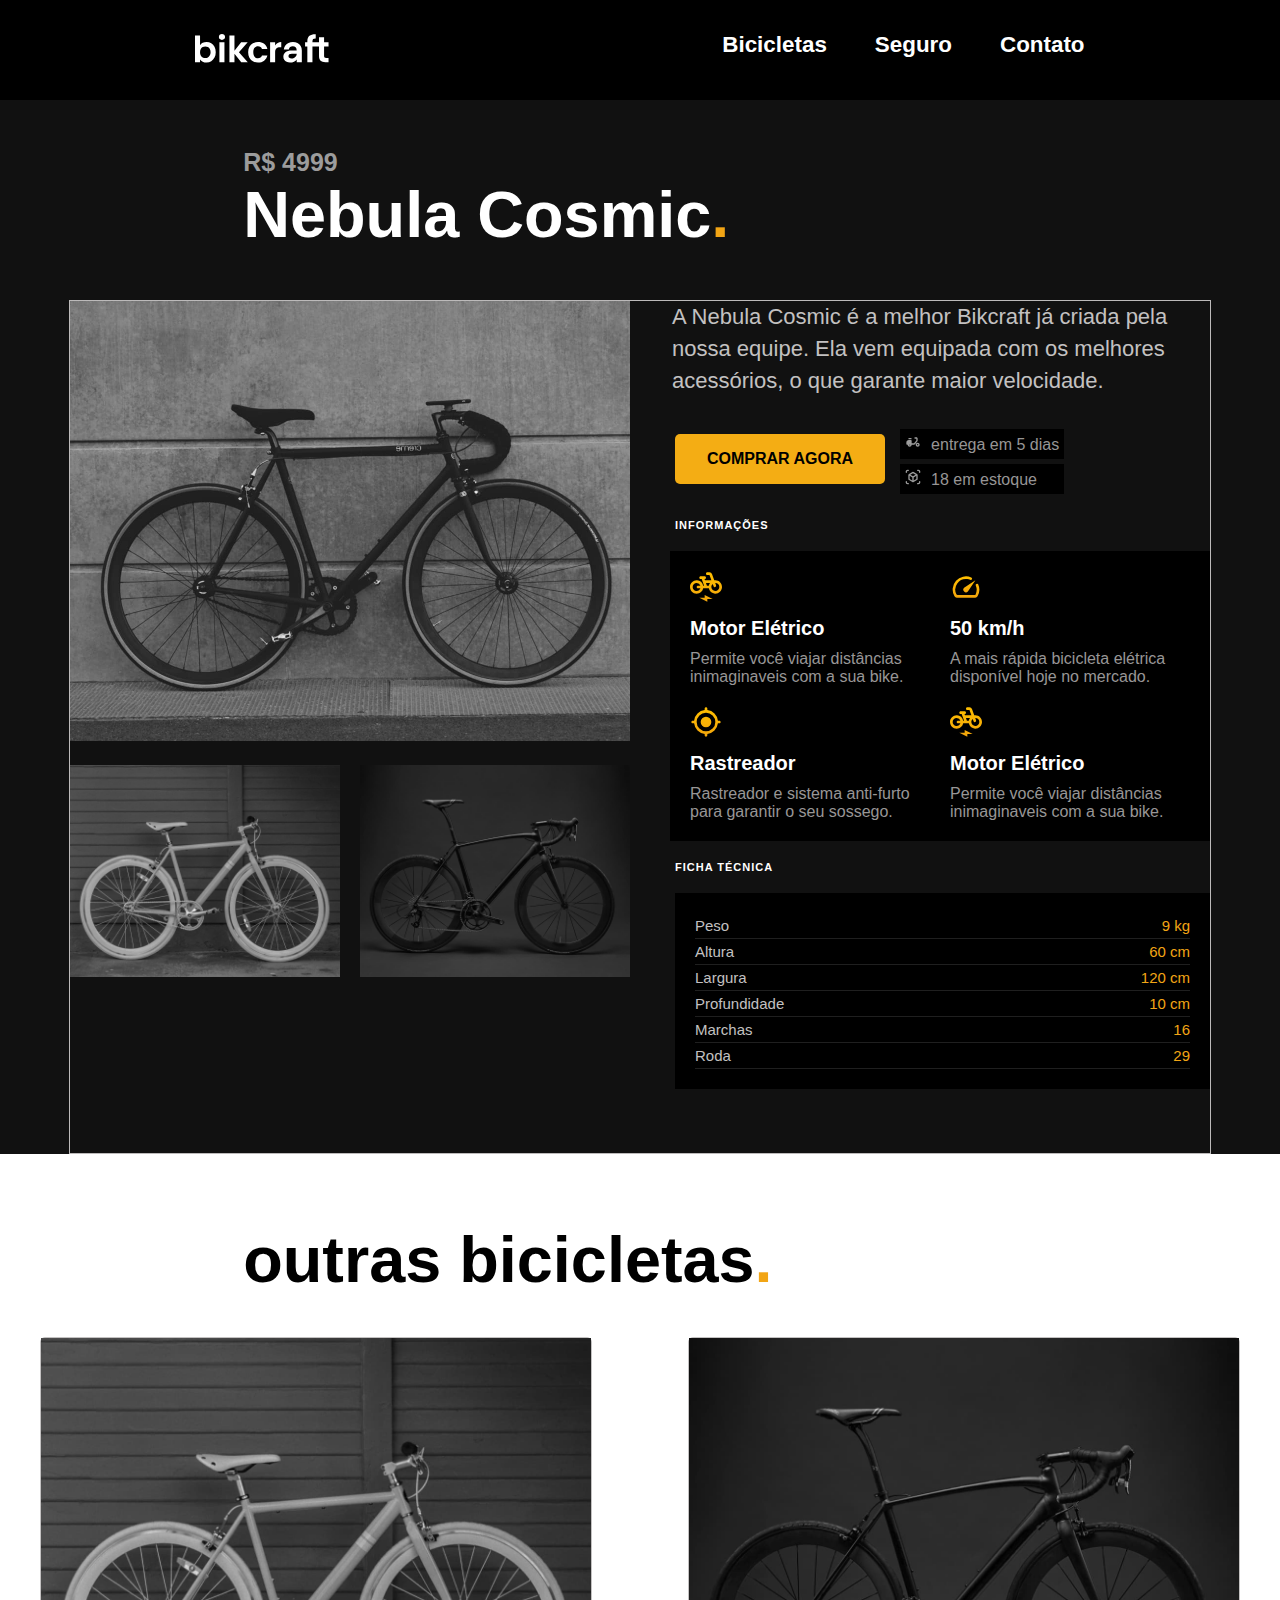
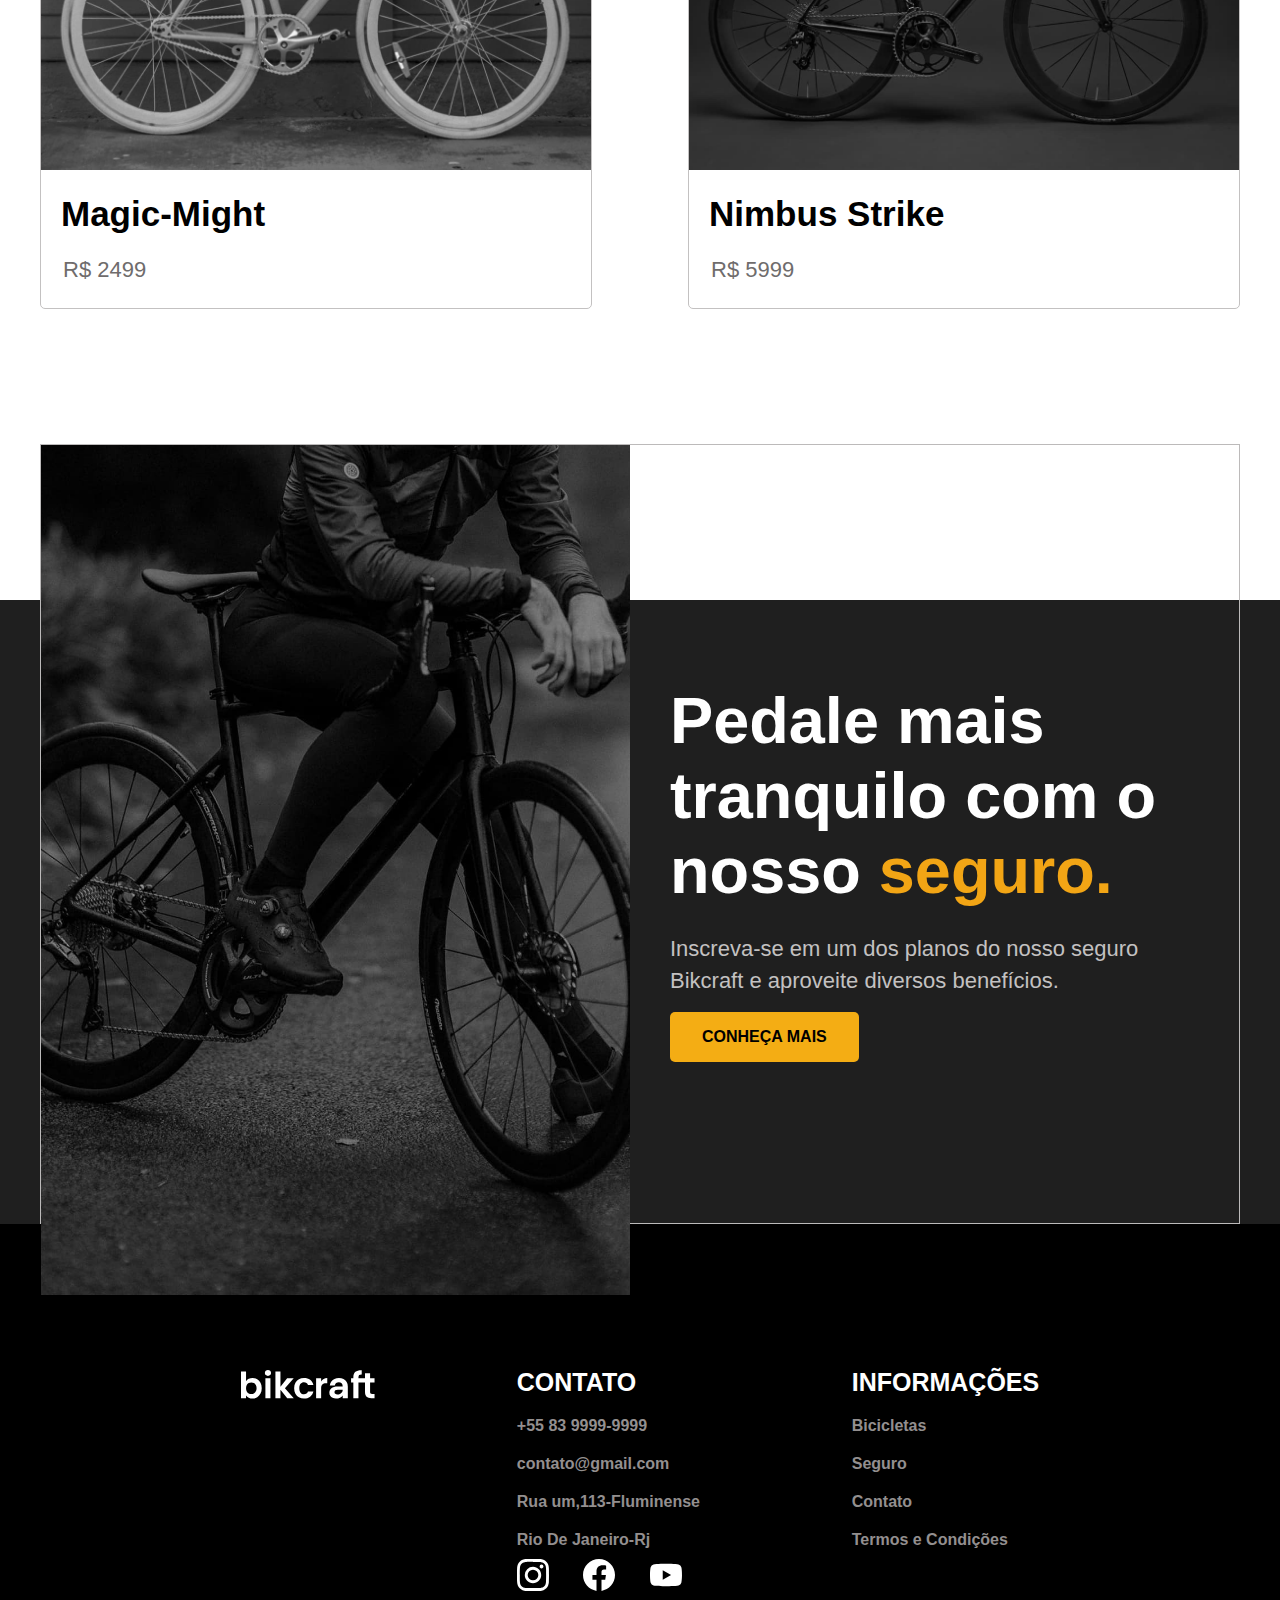
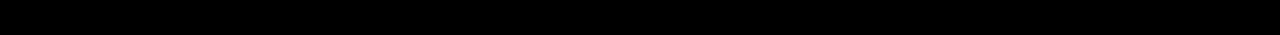
<file: bicicletas/nebula.html>
<!DOCTYPE html>
<html lang="pt-br">
<head>
    <meta charset="UTF-8">
    <meta name="viewport" content="width=device-width, initial-scale=1.0">
    <title>Nebula | Bikecraft</title>
    <link rel="stylesheet" href="../css/tiposbicicletas/bicicletas.css">
    <link rel="stylesheet" href="../css/css.css">
    <link rel="stylesheet" href="../css/seguros.css">
    <link rel="stylesheet" href="../css/termos.css">
    <link rel="stylesheet" href="../css/bicicletas.css">
</head>
<body>
    <header id="header">
        <div class="logo">
            <a href="index.html"><img src="../img/bikcraft.svg" alt=" LOGO MARCA DA LOJA BIKCRAFT"></a>
        </div>
        <ul class="links">
            <li class="itens"><a href="../bicicletas.html">Bicicletas</a></li>
            <li class="itens"><a href="../seguros.html">Seguro</a></li>
            <li class="itens"><a href="../contato.html">Contato</a></li>
        </ul>
    </header>
    <!-- titulo -->
    <div class="titulos">
        <p class="cinza">R$ 4999</p>
        <h2>Nebula Cosmic<span>.</span></h2>
    </div>
    <!-- BICICLETA PRINCUPAL -->
    <main id="bicicleta">
        <div class="container">
            <div class="imagens">
                <div class="coluna-1">
                    <img src="../img/bicicletas/nimbus2.jpg" alt="FOTO DA BICICLETA NEBULA COSMIC">
                    <div class="fotos-secundaria">
                        <div>
                            <img src="../img/bicicletas/nimbus3.jpg" alt="FOTO DA BICICLETA NEBULA COSMIC">
                        </div>
                        <div><img src="../img/bicicletas/nimbus1.jpg" alt="FOTO DA BICICLETA NEBULA COSMIC"></div>
                    </div>
                </div>
                <div class="coluna-2">
                    <p class="valor-bike">A Nebula Cosmic é a melhor Bikcraft já criada pela nossa equipe. Ela vem
                        equipada
                        com os melhores acessórios, o que garante maior velocidade.</p>
                    <div class="link-compra">
                        <a href="#">Comprar Agora</a>
                        <div class="estoque">
                            <p><img src="../img/icones/entrega.svg" alt="ÍCONE DE ENTREGA">entrega em 5 dias</p>
                            <p><img src="../img/icones/estoque.svg" alt="ÍCONE DE ESTOQUE">18 em estoque</p>
                        </div>
                    </div>
                    <!-- informacoes -->
                    <div class="informacoes">
                        <p class="titulo-informacoes">informações</p>
                        <div class="grid">
                            <div>
                                <img src="../img/icones/eletrica.svg" alt="ÍCONE DE MOTOR ELÉTRICO">
                                <h5>Motor Elétrico</h5>
                                <p>Permite você viajar distâncias inimaginaveis com a sua bike.</p>
                            </div>
                            <div>
                                <img src="../img/icones/velocidade.svg" alt="ÍCONE DE VELOCIDADE">
                                <h5>50 km/h</h5>
                                <p>A mais rápida bicicleta elétrica disponível hoje no mercado.</p>
                            </div>
                            <div>
                                <img src="../img/icones/rastreador.svg" alt="ÍCONE DE RASTREADOR">
                                <h5>Rastreador</h5>
                                <p>Rastreador e sistema anti-furto para garantir o seu sossego.</p>
                            </div>
                            <div>
                                <img src="../img/icones/eletrica.svg" alt="ÍCONE DE MOTOR ELÉTRICO">
                                <h5>Motor Elétrico</h5>
                                <p>Permite você viajar distâncias inimaginaveis com a sua bike.</p>
                            </div>
                        </div>
                    </div>
                    <!-- FICHA TECNICA -->
                    <div class="ficha">
                        <p class="titulo-informacoes">Ficha Técnica</p>
                        <ul>
                            <li>Peso <span>9 kg</span></li>
                            <li>Altura<span>60 cm</span></li>
                            <li>Largura <span>120 cm</span></li>
                            <li>Profundidade <span>10 cm</span></li>
                            <li>Marchas <span>16</span></li>
                            <li>Roda<span>29</span></li>
                        </ul>
                    </div>
                </div>
            </div>
        </div>
    </main>
    <!-- titulo -->
    <div class="title">
        <div class="titulos">
            <h2>outras bicicletas<span>.</span></h2>
        </div>
    </div>
    <!-- OUTRAS BIKES -->
    <section id="bikes">
        <div class="imagens">
            <a href="magic.html">
            <img src="../img/bicicletas/nimbus3.jpg" alt="FOTO DA BICICLETA MAGIC MIGHT">
            <h3 class="nome-bike">Magic-Might</h3>
            <p class="valor-bike">R$ 2499</p>
            </a>
        </div>
        <div class="imagens">
            <a href="ninbus.html">
            <img src="../img/bicicletas/nimbus1.jpg" alt="FOTO DA BICICLETA NIMBUS STRIKE">
            <h3 class="nome-bike">Nimbus Strike</h3>
            <p class="valor-bike">R$ 5999</p></a>
        </div>
    </section>
    <!-- SEGURO -->
    <section id="seguro">
        <div class="container">
            <div class="imagens">
                <div class="coluna-1">
                    <img src="../img/seguros.jpg" alt="IMAGEM SEGUROS">
                </div>
                <div class="coluna-2">
                    <div class="titulos">
                        <h2>Pedale mais tranquilo com o nosso<span> seguro.</span></h2>
                    </div>
                    <p class="valor-bike">Inscreva-se em um dos planos do nosso seguro Bikcraft e aproveite diversos benefícios.</p>
                    <div class="link-compra">
                        <a href="../seguros.html">Conheça Mais</a>
                    </div>
                </div>
            </div>
        </div>
    </section>
    <!-- FOOTER -->
    <footer id="footer">
        <div class="rodape">
            <div class="logo">
                <a href="#"><img src="../img/bikcraft.svg" alt=" LOGO MARCA DA LOJA BIKCRAFT"></a>
            </div>
        </div>
        <div class="contato">
            <h3 class="titulo-contato">Contato</h3>
            <p class="itens-contato">+55 83 9999-9999
            <p class="itens-contato">contato@gmail.com</p>
            </p>
            <p class="itens-contato">Rua um,113-Fluminense</p>
            <p class="itens-contato">Rio De Janeiro-Rj</p>
            <span class="redes"><img src="../img/redes/instagram.svg" alt="LOGO MARCA DA REDE SOCIAL INSTAGRAM"></span>
            <span class="redes"><img src="../img/redes/facebook.svg" alt="LOGO MARCA DA REDE SOCIAL FACEBOOK"></span>
            <span class="redes"><img src="../img/redes/youtube.svg" alt="LOGO MARCA DA REDE SOCIAL YOUTUBE"></span>
        </div>
        <div class="informacoes">
            <h3 class="titulo-contato">informações</h3>
            <a href="../bicicletas.html" class="itens-informacoes">Bicicletas</a>
            <a href="../seguros.html" class="itens-informacoes">Seguro</a>
            <a href="../contato.html" class="itens-informacoes">Contato</a>
            <a href="../termos.html" class="itens-informacoes">Termos e Condições</a>
        </div>
    </footer>
</body>
</html>
</file>
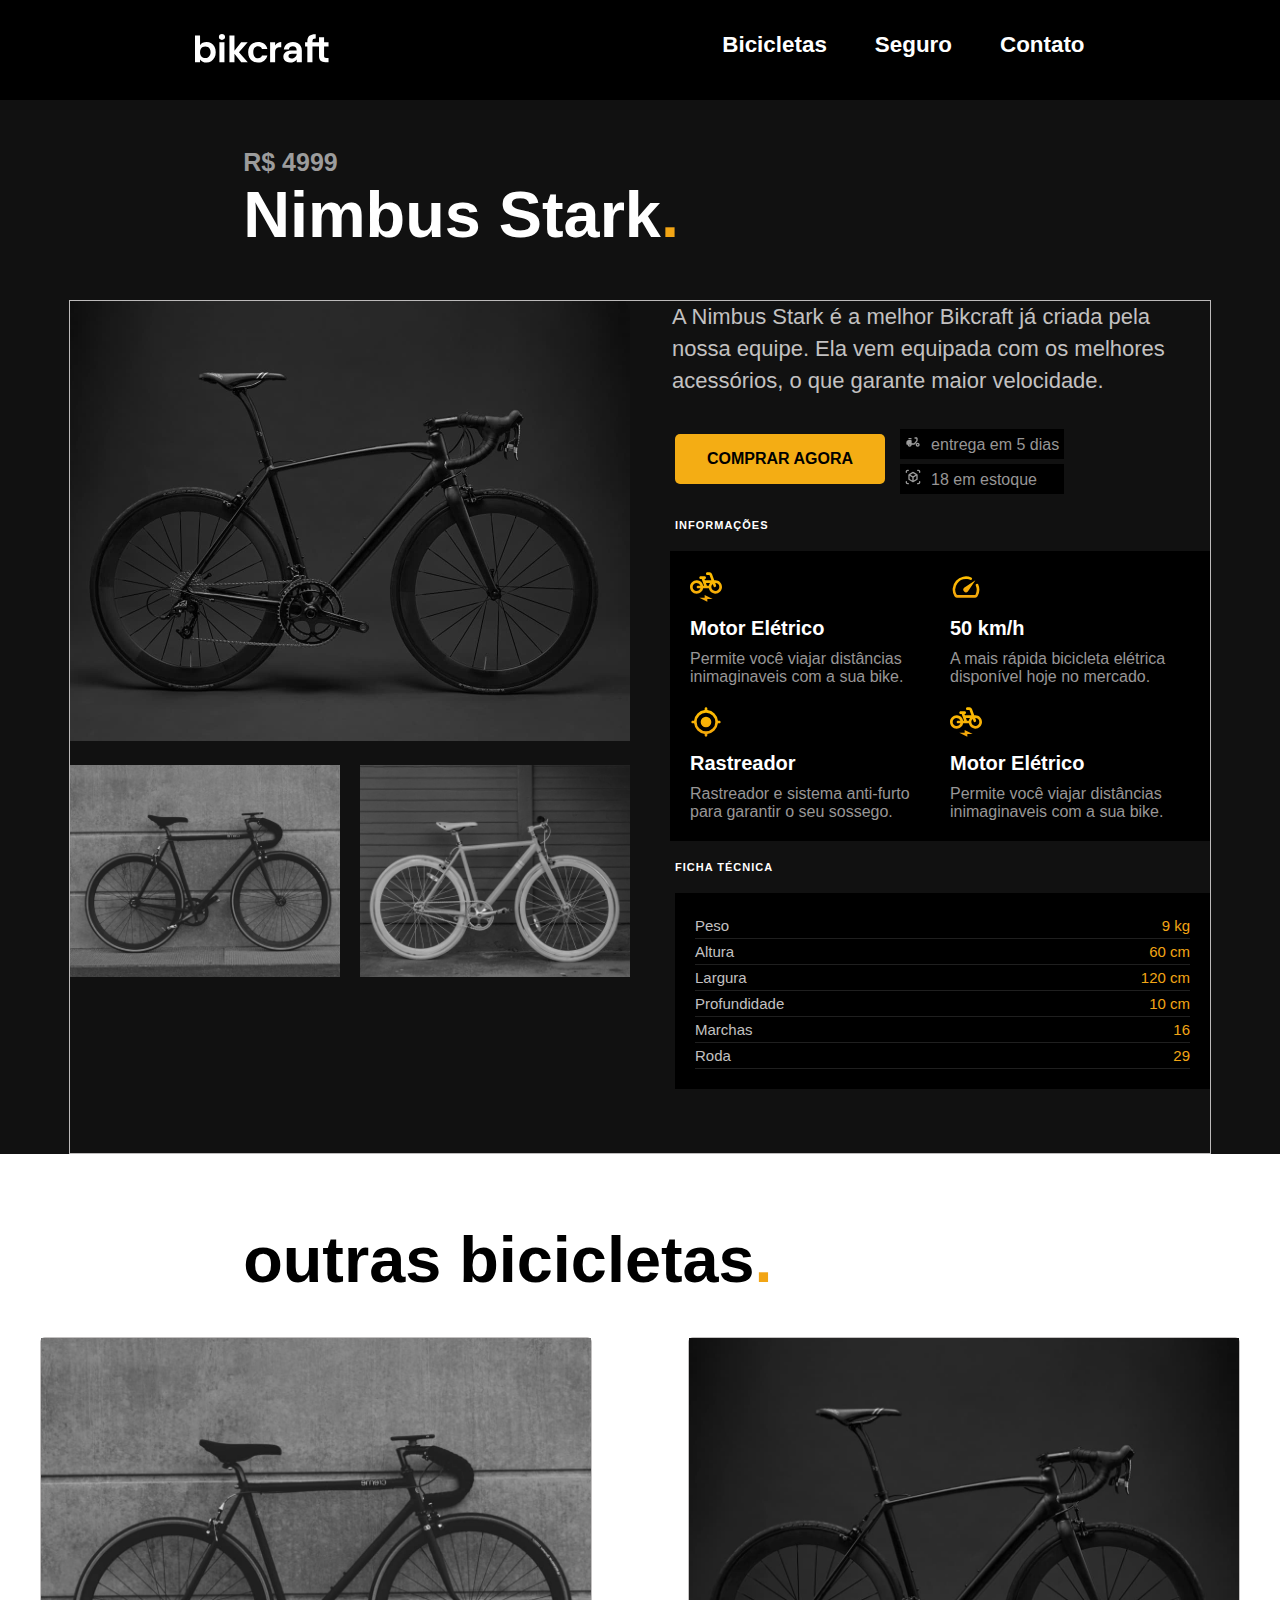
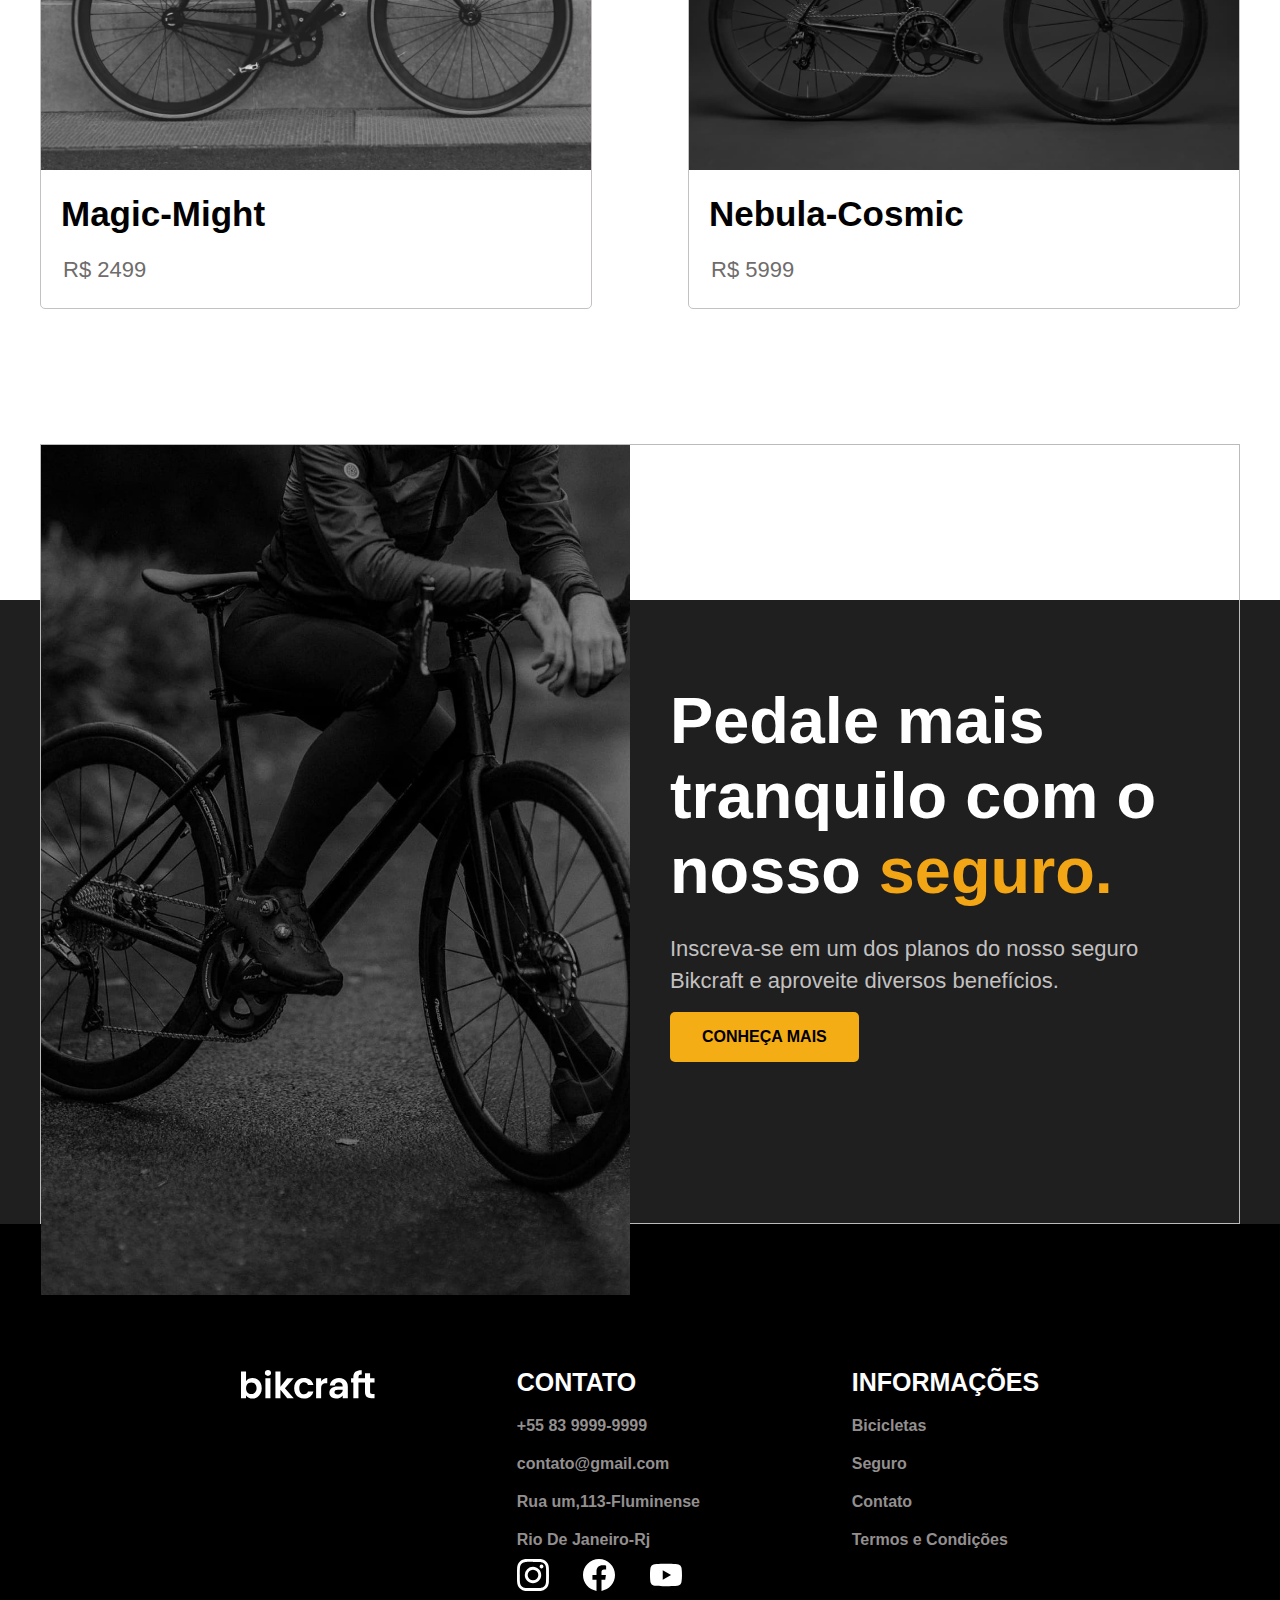
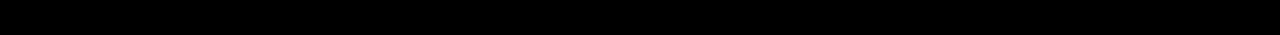
<file: bicicletas/ninbus.html>
<!DOCTYPE html>
<html lang="pt-br">
<head>
    <meta charset="UTF-8">
    <meta name="viewport" content="width=device-width, initial-scale=1.0">
    <title>Nimbus Bicicleta</title>
    <link rel="stylesheet" href="../css/tiposbicicletas/bicicletas.css">
    <link rel="stylesheet" href="../css/css.css">
    <link rel="stylesheet" href="../css/seguros.css">
    <link rel="stylesheet" href="../css/termos.css">
    <link rel="stylesheet" href="../css/bicicletas.css">
</head>
<body>
    <header id="header">
        <div class="logo">
            <a href="index.html"><img src="../img/bikcraft.svg" alt=" LOGO MARCA DA LOJA BIKCRAFT"></a>
        </div>
        <ul class="links">
            <li class="itens"><a href="../bicicletas.html">Bicicletas</a></li>
            <li class="itens"><a href="../seguros.html">Seguro</a></li>
            <li class="itens"><a href="../contato.html">Contato</a></li>
        </ul>
    </header>
    <!-- titulo -->
    <div class="titulos">
        <p class="cinza">R$ 4999</p>
        <h2>Nimbus Stark<span>.</span></h2>
    </div>
    <!-- BICICLETA PRINCUPAL -->
    <main id="bicicleta">
        <div class="container">
            <div class="imagens">
                <div class="coluna-1">
                    <img src="../img/bicicletas/nimbus1.jpg" alt="FOTO DA BICICLETA NIMBUS STRAK">
                    <div class="fotos-secundaria">
                        <div>
                            <img src="../img/bicicletas/nimbus2.jpg" alt="FOTO DA BICICLETA NIMBUS STRAK">
                        </div>
                        <div><img src="../img/bicicletas/nimbus3.jpg" alt="FOTO DA BICICLETA NIMBUS STRAK"></div>
                    </div>
                </div>
                <div class="coluna-2">
                    <p class="valor-bike">A Nimbus Stark é a melhor Bikcraft já criada pela nossa equipe. Ela vem
                        equipada
                        com os melhores acessórios, o que garante maior velocidade.</p>
                    <div class="link-compra">
                        <a href="#">Comprar Agora</a>
                        <div class="estoque">
                            <p><img src="../img/icones/entrega.svg" alt="ÍCONE DE ENTREGA">entrega em 5 dias</p>
                            <p><img src="../img/icones/estoque.svg" alt="ÍCONE DE ESTOQUE">18 em estoque</p>
                        </div>
                    </div>
                    <!-- informacoes -->
                    <div class="informacoes">
                        <p class="titulo-informacoes">informações</p>
                        <div class="grid">
                            <div>
                                <img src="../img/icones/eletrica.svg" alt="ÍCONE DE MOTOR ELÉTRICO">
                                <h5>Motor Elétrico</h5>
                                <p>Permite você viajar distâncias inimaginaveis com a sua bike.</p>
                            </div>
                            <div>
                                <img src="../img/icones/velocidade.svg" alt="ÍCONE DE VELOCIDADE">
                                <h5>50 km/h</h5>
                                <p>A mais rápida bicicleta elétrica disponível hoje no mercado.</p>
                            </div>
                            <div>
                                <img src="../img/icones/rastreador.svg" alt="ÍCONE DE RASTREADOR">
                                <h5>Rastreador</h5>
                                <p>Rastreador e sistema anti-furto para garantir o seu sossego.</p>
                            </div>
                            <div>
                                <img src="../img/icones/eletrica.svg" alt="ÍCONE DE MOTOR ELÉTRICO">
                                <h5>Motor Elétrico</h5>
                                <p>Permite você viajar distâncias inimaginaveis com a sua bike.</p>
                            </div>
                        </div>
                    </div>
                    <!-- FICHA TECNICA -->
                    <div class="ficha">
                        <p class="titulo-informacoes">Ficha Técnica</p>
                        <ul>
                            <li>Peso <span>9 kg</span></li>
                            <li>Altura<span>60 cm</span></li>
                            <li>Largura <span>120 cm</span></li>
                            <li>Profundidade <span>10 cm</span></li>
                            <li>Marchas <span>16</span></li>
                            <li>Roda<span>29</span></li>
                        </ul>
                    </div>
                </div>
            </div>
        </div>
    </main>
    <!-- titulo -->
    <div class="title">
        <div class="titulos">
            <h2>outras bicicletas<span>.</span></h2>
        </div>
    </div>
    <!-- OUTRAS BIKES -->
    <section id="bikes">
        <div class="imagens">
            <a href="magic.html">
            <img src="../img/bicicletas/nimbus2.jpg" alt="FOTO DA BICICLETA MAGIC MIGHT">
            <h3 class="nome-bike">Magic-Might</h3>
            <p class="valor-bike">R$ 2499</p>
            </a>
        </div>
        <div class="imagens">
            <a href="nebula.html">
            <img src="../img/bicicletas/nimbus1.jpg" alt="FOTO DA BICICLETA NEBULA COSMIC">
            <h3 class="nome-bike">Nebula-Cosmic</h3>
            <p class="valor-bike">R$ 5999</p>
            </a>
        </div>
    </section>
    <!-- SEGURO -->
    <section id="seguro">
        <div class="container">
            <div class="imagens">
                <div class="coluna-1">
                    <img src="../img/seguros.jpg" alt="">
                </div>
                <div class="coluna-2">
                    <div class="titulos">
                        <h2>Pedale mais tranquilo com o nosso<span> seguro.</span></h2>
                    </div>
                    <p class="valor-bike">Inscreva-se em um dos planos do nosso seguro Bikcraft e aproveite diversos benefícios.</p>
                    <div class="link-compra">
                        <a href="../seguros.html">Conheça Mais</a>
                    </div>
                </div>
            </div>
        </div>
    </section>
    <!-- FOOTER -->
    <footer id="footer">
        <div class="rodape">
            <div class="logo">
                <a href="#"><img src="../img/bikcraft.svg" alt=" LOGO MARCA DA LOJA BIKCRAFT"></a>
            </div>
        </div>
        <div class="contato">
            <h3 class="titulo-contato">Contato</h3>
            <p class="itens-contato">+55 83 9999-9999
            <p class="itens-contato">contato@gmail.com</p>
            </p>
            <p class="itens-contato">Rua um,113-Fluminense</p>
            <p class="itens-contato">Rio De Janeiro-Rj</p>
            <span class="redes"><img src="../img/redes/instagram.svg" alt="LOGO MARCA DA REDE SOCIAL INSTAGRAM"></span>
            <span class="redes"><img src="../img/redes/facebook.svg" alt="LOGO MARCA DA REDE SOCIAL FACEBOOK"></span>
            <span class="redes"><img src="../img/redes/youtube.svg" alt="LOGO MARCA DA REDE SOCIAL YOUTUBE"></span>
        </div>
        <div class="informacoes">
            <h3 class="titulo-contato">informações</h3>
            <a href="../bicicletas.html" class="itens-informacoes">Bicicletas</a>
            <a href="../seguros.html" class="itens-informacoes">Seguro</a>
            <a href="../contato.html" class="itens-informacoes">Contato</a>
            <a href="../termos.html" class="itens-informacoes">Termos e Condições</a>
        </div>
    </footer>
</body>
</html>
</file>
<file: css/css.css>
* {
    padding: 0;
    margin: 0;
    font-family: Arial, Helvetica, sans-serif;
}

/* HEADER */
#header {
    display: flex;
    justify-content: space-around;
    flex-wrap: wrap;
    padding: 2rem 0;
    background-color: #000;
}

img {
    max-width: 100%;
}

.links {
    display: flex;
    list-style: none;
    gap: 3rem;
    font-size: 1.4rem;
}

.itens {
    transition: 0.4s;
    position: relative;
}

.itens:hover::after {
    content: "";
    width: 100%;
    height: 2px;
    position: absolute;
    background-color: #fff;
    bottom: 0;
    left: 0;
}

.itens a {
    text-decoration: none;
    color: #fff;
    font-weight: 600;
}

/* INTRO */
#introducao {
    background-color: #fff;
    height: 700px;
}

.container-introducao {
    display: flex;
    gap: 40px;
    background-color: #000;
    align-items: center;
    justify-content: center;
    height: 600px;
    flex-wrap: wrap;
}

.coluna1 {
    max-width: 600px;
    padding-bottom: 100px;
}

.mensagem {
    font-size: 4rem;
    align-self: center;
    color: #fff;
    font-weight: bold;
    padding-bottom: 2rem;
}

.subscricao {
    color: #bcbaba;
    font-size: 1.6rem;
    line-height: 2.4rem;
    padding-bottom: 1.5rem;
}

span {
    color: #f2a515;
}

.botao {
    display: inline-block;
    text-decoration: none;
    color: #000;
    background-color: #f2a515;
    border-radius: 5px;
    padding: 15px 30px;
    font-size: 25px;
    text-transform: uppercase;
    font-weight: 700;
    transition: .3s;
}

.botao:hover {
    background-color: #f79902;
    opacity: 0.6;
}

.coluna2 img {
    height: 700px;
    max-width: 560px;
    padding-left: 60px;
    object-fit:cover ;
    object-position: center;
}

/* PARTE 2 */
#bikes {
    max-width: 1200px;
    margin: 10px auto 35px auto;
    display: flex;
    gap: 35px;
    padding-bottom: 160px;
    position: relative;
}

.titulos {
    font-size: 2.7rem;
    display: block;
    max-width: 1300px;
    text-align: center;
    margin: 3rem;
}

.nome-bike {
    font-size: 35px;
    padding: 20px;
}

.valor-bike {
    color: #6d6b6b;
    font-weight: bold;
    padding: 0px 20px;
}

.imagens {
    position: relative;
    border: 1px solid #bcbaba;
}

.imagens a {
    text-decoration: none;
    color: #000;
}

.imagens::before {
    content: "";
    width: 15px;
    height: 8px;
    position: absolute;
    background-color: #f4ad14;
    left: 0px;
    top: 88%;
    transition: .3s;
}

.imagens:hover::before {
    content: "";
    width: 20px;
    height: 8px;
    position: absolute;
    background-color: #f4ad14;
    left: 0px;
    top: 88%;
}

/* PARTE 3 */
#tecnologia {
    background-color: #000;
    margin-bottom: 8rem;
}

.container {
    display: flex;
    justify-content: center;
    margin-bottom: 20px;
    height: 850px;
    gap: 40px;
    position: relative;
}

h4 {
    text-transform: uppercase;
    color: #6d6b6b;
    font-size: 25px;
    padding-bottom: 20px;
}

.flex {
    max-width: 600px;
    margin-top: 40px;
    padding-right: 25px;
}

.imagem-tecnologia img {
    max-width: 600px;
    height: 1000px;
    position: relative;
    top: -60px
}

.link {
    color: #f2a515;
    text-decoration: none;
    font-size: 25px;
    text-transform: uppercase;
    position: relative;
    transition: .3s;
}

.link:hover {
    color: #fff
}

.link:hover::after {
    background-color: #fff;
    content: "";
    width: 100%;
    height: 5px;
    position: absolute;
    top: 32px;
    left: 0px;
}

.link::after {
    content: "";
    width: 100%;
    height: 5px;
    position: absolute;
    background-color: #f2a515;
    top: 32px;
    left: 0px;
}

.item1,
.item2 {
    margin-top: 20px;
}

.grid-container {
    display: grid;
    grid-template-columns: 1fr 1fr;
    color: #fff;
    gap: 20px;
    margin-top: 40px;
}

.grid-container p {
    color: #6d6b6b;
    line-height: 25px;
    padding-bottom: 20px;
}

/* PARTE 4 */
#parceiros {
    margin-bottom: 5rem;
}

.imagens-1 {
    display: grid;
    max-width: 1400px;
    grid-template-columns: repeat(4, 1fr);
    margin: 0 auto;
    list-style: none;
}

.imagens-1 li {
    padding: 32px;
    text-align: center;
}

.parceiro-1,
.parceiro-2,
.parceiro-3,
.parceiro-2,
.parceiro-4 {
    border-bottom: 1px solid rgba(188, 186, 186, 0.4);
}

.parceiro-1,
.parceiro-2,
.parceiro-3,
.parceiro-5,
.parceiro-6,
.parceiro-7 {
    border-right: 1px solid rgba(188, 186, 186, 0.4);
}

/* DEPOIMENTOS */
#depoimento {
    display: grid;
    grid-template-columns: repeat(auto-fit, minmax(350px, 1fr));
    background-color: #000;
}

.img-depoimento img {
    width: 100%;
    height: 524px;
    object-fit: cover;
    object-position: center;
}

.texto {
    display: flex;
    align-items: end;
    flex-direction: column;
    filter: brightness(1.0);
    background-color: #f2bb05;
    max-height: 524px;
}

.texto-1 {
    margin-top: auto;
    padding: 40px 60px 30px 0px;
    font-style: italic;
    font-weight: 900;
    font-size: 30px;
    max-width: 600px;
    padding: 10px;
}
.texto p{
    font-weight: 600;
    padding: 0px 60px 60px 0;
}

/* SEGUROS */
.bglight {
    padding: 70px 0;
    background-color: #101010;
}
.bglight .titulos {
    color: #fff;
    padding-bottom: 30px;
}
#seguros {
    display: grid;
    gap: 100px;
    grid-template-columns: 1fr 1fr;
    max-width: 1200px;
    margin: 50px auto 70px auto;
}

.seguro,
.seguro-2 {
    display: grid;
    grid-template-columns: 1fr auto;
    background-color: #000;
    padding: 20px;
}

.seguro a,
.seguro-2 a {
    display: inline-block;
    text-decoration: none;
    text-transform: uppercase;
    padding: 10px 20px;
    font-weight: bold;
    color: #fff;
    background-color: #767373;
    margin: 15px 0 0 15px;
    transition: .3s;
}

.seguro a:hover,
.seguro-2 a:hover {
    opacity: 0.6;
}

.seguro img,
.seguro-2 img {
    padding-right: 10px;
}

.seguro ul,
.seguro-2 ul {
    padding-left: 15px;
}

.seguro li,
.seguro-2 li {
    color: #fff;
    font-weight: bold;
    padding: 10px 0;
    list-style: none;
}

.valor span {
    display: block;
}

.principal {
    font-size: 25px;
    font-weight: 600;
    color: #fff !important;
}

.valor span {
    color: #938f8f;
}

.seguro-2 {
    transform: scale(1.2);
}

.seguro-2 h4 {
    color: #f2bb05 !important;
}

.seguro-2 a {
    background-color: #f2bb05;
}

/* FOOTER */
#footer {
    display: flex;
    justify-content: center;
    gap: 140px;
    background-color: #000;
    padding: 40px;
}

.titulo-contato,
.titulo-informacoes {
    color: #fff;
    text-transform: uppercase;
    margin-bottom: 10px;
    font-size: 25px;
}

.itens-contato,
.itens-informacoes {
    color: #938f8f;
    padding: 10px 0;
    font-weight: 700;
}

.itens-informacoes {
    text-decoration: none;
    display: block;
    transition: .3s;
}
.redes {
    padding-right: 30px;
}

.itens-informacoes:hover {
    color: #fff !important;
}

/* RESPOSIVIDADE */
@media(max-width:799.99px){
    .imagem-tecnologia img {
        display: none;
    }
     /* HEADER */
     .container-introducao{
        justify-content: start;
        padding: 20px;
        gap: 20px;
     }
    .mensagem{
        max-width: 600px !important;
        padding-bottom: 1rem;
        font-size: 2.4rem;
    }
    .subscricao{
        font-size: 1.2rem;
    }
    .coluna1{
        padding-top: 2rem;
        padding-bottom: 0;
    }
    .coluna2 img{
        padding: 0px !important;
        height: 450px;
        width: 750px;
        object-position: center;
    }
    .titulos{
        text-align: start;
        padding: 15px 0;
        font-size: 2rem;
    }
    #bikes{
        padding-bottom: 40px;
    }
    .imagens::before{
        top:80%;
    }
    #tecnologia{
        margin-bottom: 4rem;
    }
}
@media(max-width:700px) {
    /* HEADER */
    .mensagem{
        max-width: 500px !important;
        padding-bottom: 1rem;
    }
    .coluna1{
        padding-top: 2rem;
        padding-bottom: 0;
    }
    .coluna2 img{
        padding: 0px !important;
        height: 400px;
        width: 650px;
        padding-right: 20px;
    }
    /* BIKES */
    #bikes{
        flex-direction: column;
        justify-items: center;
        padding: 30px;
    }
    #bikes .valor-bike{
        font-size: 20px;
        padding: 0px 20px 20px 20px;
}
.imagens::before{
    top:85%;
}
.imagens img{
        width: 636px;
        height: 450px;
        object-fit: cover;
        object-position: center;
    }
    /* TECNOLOGIA */
    .flex h4{
        font-weight: bold;
        font-size: 18px;
    }
    .mensagem{
        font-size: 35px !important;
        max-width: 220px;
    }
    .subscricao{
        font-size: 1.2rem;
    }
    .grid-container h3{
        padding: 15px 0;
    }
    .grid-container p{
       color: #bcbaba;
       letter-spacing: 1px;
    }
    .imagem-tecnologia img {
        display: none;
    }
    /* PARCEIROS */
    .imagens-1{
        grid-template-columns: repeat(2,1fr);
    }
    /* DEPOIMENTO */
    .img-depoimento img{
        height: 224px;
    }
    .texto{
        height: 324px;
        align-items: center;
    }
    .texto-1{
        display: flex;
        align-self: center;
        font-weight: 300 !important;
        padding: 0 !important;
        font-size: 30px !important;
    }
    .texto p{
        font-size: 20px;
    }
    /* Seguros */
    #seguros {
        grid-template-columns: 1fr;
        padding: 20px;
        gap: 40px;
        margin: 50px auto 0px auto;
    }
    .seguro-2 {
        transform: none;
    }
    #footer{
        gap: 40px;
    }
    }
    @media(max-width:500px){
        #header{
            justify-content: start;
        }
        .logo, #header .links{
            padding: 10px 20px;
        }
        .container-introducao{
            padding: 20px;
        }
        .subscricao{
            line-height: 2rem;
        }
        .coluna2 img{
        height: 290px;
        width: 350px;
    }
        .titulos{
            text-align: start;
            font-size: 1.6rem;
            margin-bottom: 0;
        }
        #tecnologia{
            padding: 20px;
            margin-bottom: 0;
        }
        .texto{
             padding-bottom: 25px;
        }
        .texto-1{
            padding: 29px !important;
        }
        #seguros{
            margin: 0 auto;
        }
        .rodape{
            display: none;
        }
        #footer{
            flex-wrap: wrap;
            justify-content: start;
        }
    }
    @media(max-width:400px){
        #header{
            gap: 20px;
        }
        .container{
            display: block;
            margin-bottom: 50px;
        }
        #header .links{
            padding: 0 20px !important;
            gap: 1.5rem;
            
        }
        .texto{
            padding-bottom: 25px;
        }
    }
    @media(min-width:800px) and (max-width:1200px){
        .imagem-tecnologia img {
        display: block;
        max-width: 500px;
        }
        #seguros{
            gap:30px;
            padding: 15px;
        }
        .seguro-2{
            transform:none;
        }
        .texto-1{
            padding-left: 60px !important;
        }
        .flex h4{
        font-weight: bold;
        font-size: 18px;
    }
    .container{
        padding: 20px;
    }
    .mensagem{
        font-size: 45px !important;
        max-width: 350px;
    }
    .subscricao{
        font-size: 1.2rem;
    }
    .grid-container p{
       color: #bcbaba;
    }
    .container-introducao{
        display: grid;
        grid-template-columns: 1fr 1fr;
        padding: 20px;
    }
    .coluna2 img{
        padding: 0;
        object-fit: cover;
        object-position: center;
        border-radius: 5px;
    }
    }
    @media (max-width:1999px) {
        .seguro-2{
            transform:none;
        }
    }
</file>
<file: css/bicicletas.css>
#parte-1{
    background-color: #000;
    color: #fff;
    height: 200px;
}
#parte-1 .titulos{
    margin: 0;
    padding: 3rem 0 0 1rem;
}
.cinza{
    font-size: 25px;
    color: #9c9c9c;
    text-transform: uppercase;
    margin-right: 9rem;
    font-weight: bold;
}
/* PARTE 2 */
#bikes{
    display: grid;
    grid-template-columns: 1fr;
    gap: 6rem;
    padding-top: 70px;
}
.imagens{
    display: grid;
    grid-template-columns: 1fr 1fr;
}
.coluna-1{
    position: relative;
}
.coluna-1::before{
    content: "R$ 2999";
    width: 100px;
    padding: 10px 20px;
    border-radius: 5px;
    position: absolute;
    z-index: 1;
    background-color: #000;
    color: #fff;
    font-weight: bold;
    text-align: center;
    font-size: 25px;
    top:0;
    right: 0;
}
.coluna-1 img{
    width: 100%;
    height: 440px;
    object-position: center;
}
.nome-bike{
    padding: 20px;
}
.valor-bike{
    max-width: 500px;
    padding: 0 22px;
}
.coluna-2{
    position: relative;
}
.coluna-2 ul{
    padding: 25px 0 0 15px;
}
.coluna-2 li{
    display: flex;
    align-items: center;
    padding: 10px;
    font-size: 20px;
    color: #636262;
    position: relative;
}
.coluna-2 li img{
    width: 30px;
    padding-right: 10px;
}
.coluna-2 a{
    position: absolute;
    text-decoration: none;
    text-transform: uppercase;
    font-weight: 700;
    padding: 16px 32px;
    width: 130px;
    color: #000;
    background-color: #f4bb0e;
    text-align: center;
    right: 80px;
    top:65%;
    transition: .3s;
}
.coluna-2 a:hover{
    background-color: #fca206 !important;
}
.coluna-2 a::after{
    content: "";
    background-image: url(../img/icones/seta.svg);
    background-repeat: no-repeat;
    position: absolute;
    width: 20px;
    height: 20px;
    top: 20px;
    right: 15px;
}
.coluna-2 a:hover::after{
    content: "";
    background-image: url(../img/icones/seta.svg);
    background-repeat: no-repeat;
    position: absolute;
    width: 20px;
    height: 20px;
    top: 20px;
    right: 13px;
    transition: .3s;
}
.imagens::before{
    display: none !important;
}
.bgdark{
    color: #fff;
    background:linear-gradient(to right, #fff 30%,#000 0%);
    max-width: 1200px !important;
    padding: 60px 0;
}
/* RESPONSIVIDADE */
@media (max-width:600px){
    #header{
        gap: 20px;
    }
    #header .links{
        padding-left: 20px !important;
    }
    #parte-1{
        height: 150px;
    }
    #bikes{
        padding-top: 20px !important;
        margin-bottom: 50px !important;
    }
    .coluna-1 img{
        width: 100%; 
        height: auto;
    }
    .imagens{
        display: flex !important;
        flex-direction: column !important;
        width: 110%;
    }
    ul{
        display: grid;
        grid-template-columns: 1fr 1fr;
        padding: 0 !important;
    }
    ul li img{
        height: auto !important;
        width: 15% !important;
    }
    .nome-bike{
        font-size: 30px;
    }
    .coluna-2 .valor-bike{
        font-weight: 100 !important;
        letter-spacing: 1.5px;
    }
    .bgdark{
       background:linear-gradient(to right, #fff 0%,#000 0%);
    }
    .cinza{
        font-size: 18px;
        text-transform: lowercase;
    }
    .coluna-2 a{
        left:15px;
       top:102%;
    }
    .coluna-2 .nome-bike,.valor-bike{
        padding-left: 10px !important;
    }
}
</file>
<file: css/contato.css>
body{
    background-color: #f1f1f1;
}
.titulos{
    margin: 2rem 0 4rem 0;
}
.bgdark {
    color: #fff;
    background: linear-gradient(to top, #e9e7e7 30%, #181818 0%);
    width: 100% !important; 
    max-width: 100% !important;
    padding: 20px 0 60px 0;
}
#contatos{
    display: grid;
    grid-template-columns: 500px 700px;
    max-width: 1000px;
    margin: 0 21%;
}
.contatos-col{
    background-color: #000;
    color: #fff;
    width: 100%;
    margin: 0 auto;
    padding: 40px;
    height: 500px;
}
 h3{
    padding-bottom: 20px;
 } 
.contatos-col img{
 width: auto;
 height: auto;
}
.contatos-col span{
    padding: 35px 20px 20px 20px;
    margin-left: 10px;
    margin-top: 30px;
}
.contatos-col span img{
 width: 30px;
 height: 30px;
}
.contatos-col .itens-contato,.itens-contato3{
    display: grid;
    grid-template-columns: 20px 150px;
    align-items: center;
    gap: 10px;
}
.itens-contato3{
    color:#938f8f;
    margin-bottom: 3rem !important;
    font-weight: bold;
}
.itens-contato p,.itens-contato3 p{
    grid-column: 2/2;
}
.itens-contato,.itens-contato3{
    line-height: 30px;
}
.item{
    padding-left: 20px;
    padding-top: 20px;
    margin-bottom: 15px;
}
.contatos-col2{
    background-color: #fff;
    padding: 35px 50px;
}
.contatos-col2 label{
    display: block;
    color: #000;
    font-size: 20px;
    margin-top: 5px;
    padding: 15px 0;
}
.inputs{
    display: flex;
    max-width: 95%;
    gap: 15px;
}
input, textarea{
    background-color: #e9e7e7;
    width: 90%;
    padding:15px;
    font-size: 20px;
    margin-right: 3rem;
    border-radius: 5px;
    border: none;
}
input[type="submit"]{
    background-color: #e6b30a;
    width: 40%;
    padding: 20px 15px;
    cursor: pointer;
    margin-top: 15px;
    transition: .3s;
}
input[type="submit"]:hover{
    background-color: #f8ab05;
}
/* LOJAS */
#lojas{
    display: grid;
    grid-template-columns: 500px 500px;
    max-width: 1100px;
    gap:40px;
    margin: 0 auto 8rem auto;
    position: relative
}
.lojas-explicacao{
    display: flex;
    gap: 60px;
    padding: 20px;
}
.loja-1,.loja-2{
    background-color: #fff;
}
.loja-1 h5, .loja-2 h5{
    color: #000;
    padding: 25px;
    font-size: 20px;
}
.lojas-explicacao .valor-bike{
    padding: 0 0 15px 30px;
}
.valor-bike::before{
    content: "";
    height: 1px;
    width: 60px;
    position: absolute;
    transform: rotate(90deg);
    background-color: #e7e5e5;
    top: 72%;
    left: 0px;
}
.valor-bike::after{
    content: "";
    height: 1px;
    width: 60px;
    position: absolute;
    transform: rotate(90deg);
    background-color: #e7e5e5;
    top: 72%;
    right: 73%;
}
.loja-2::before{
    content: "";
    height: 1px;
    width: 60px;
    position: absolute;
    transform: rotate(90deg);
    background-color: #e7e5e5;
    top: 72%;
    left: 49%;
}
.loja-2::after{
    content: "";
    height: 1px;
    width: 60px;
    position: absolute;
    transform: rotate(90deg);
    background-color: #e7e5e5;
    top: 72%;
    right: 25%;
}
/* RESPONSIVIDADE */
@media(max-width:700px) {
    .bgdark{
         background: linear-gradient(to top, #e9e7e7 60%, #181818 0%);
    }
    #contatos{
        grid-template-columns: 1fr;
        margin: 0 auto;
        max-width: 90%;
    }
    #lojas{
        grid-template-columns: 1fr;
    }
    .inputs{
        flex-direction: column;
    }
    .contatos-col2{
        padding: 20px;
        border:1px solid #938f8f
    }
    input[type="submit"]{
        width:60%;
    }
    .contatos-col{
        max-width:90%;
        padding: 20px;
        height: 430px;
    }
    .contatos-col h3{
        font-size: 25px;
        padding-bottom: 30px;
    }.item img{
        height: 30px;
    }
    .item{
        padding: 0;
        font-size: 20px;
        margin-bottom: 30px;
    }
    .contatos-col .itens-contato,.itens-contato3{
        grid-template-columns: 30px 190px;
    }
    .titulos{
        margin: 2rem 0 1.5rem 1.5rem;
        font-size: 2rem;
    }
    .cinza{
        font-weight: 100px;
    }
    #lojas .valor-bike{
        font-size: 18px;
    }
    .loja-2::after,.loja-2::before,.valor-bike::after,.valor-bike::before{
        display: none;
    }
}
@media (min-width:701px) and (max-width:800px){
     #contatos{
        grid-template-columns: 1fr;
        margin: 0 auto;
        max-width: 90%;
    }
    #lojas{
        grid-template-columns:1fr 1fr;
        padding: 20px;
    }
    .titulos{
        margin: 2rem 0 1.5rem 1.5rem;
        font-size: 2rem;
    }
     .contatos-col{
        max-width:89%;
     }
     .loja-2::after,.loja-2::before,.valor-bike::after,.valor-bike::before{
        display: none;
    }
}
@media (min-width:801px) and (max-width:1300px){
    #contatos{
        grid-template-columns: 1.5fr 2fr;
        margin: 0 auto;
        max-width: 90%;
    }
     #lojas{
        grid-template-columns:1fr 1fr;
        padding: 20px;
    }
    .loja-2::after,.loja-2::before,.valor-bike::after,.valor-bike::before{
        display: none;
    }
}
</file>
<file: css/seguros.css>
.titulos{
    margin: 0;
    text-align: left;
    padding-left: 19%;
}
h4 ,.valor{
    padding: 20px 25px;
}
.van{
    color: #fff;
    background-color: #000;
    padding-bottom: 70px;
}
.van .titulos{
    padding-top: 70px;
}
#vantagens{
    display: grid;
    grid-template-columns: repeat(3,400px);
    max-width: 1300px;
    margin: 60px auto 0px auto;
    gap: 30px;
}
.vantagens-it img{
    padding-left: 19px;
}
.vantagens-it .nome-bike{
    padding: 0px 20px 20px 20px;
}
/* RESPONSIVIDADE */
@media (max-width:600px){
    #vantagens{
        grid-template-columns: 1fr;
    }
    #vantagens .valor-bike{
        padding-left: 20px !important;
    }
    #vantagens .nome-bike{
        padding-top: 10px !important;
    }
    .titulos{
        padding-left: 5% !important;
    }
    .bglight{
        padding: 20px 0 70px 0 !important;
    }
    h4,.valor{
        padding: 20px 10px;
    }
    ul{
        grid-template-columns: 1fr;
    }
    ul li img{
        height: auto !important;
        width: auto !important;
    }
    .seguro a, .seguro-2 a{
        width: 110px;
    }
}
@media (min-width:700px) and (max-width:799px){
    #seguros{
        grid-template-columns: 1fr;
        gap: 50px;
        margin-bottom: 35px;
    }
     #vantagens{
        grid-template-columns: 1fr 1fr;
    }
}
@media(min-width:800px) and (max-width:1100px){
    #vantagens{
        grid-template-columns: 1fr 1fr;
        gap:10px;
    }
     .valor-bike{
        max-width: 220px !important;
    }
}
</file>
<file: css/termos.css>
body{
    background-color: #fff !important;
}
.titulos{
    background-color: #111111;
    max-width: 100% !important;
    color: #fff;
    padding-top: 3rem;
    padding-bottom: 3rem;
}
#termos{
    display: grid;
    grid-template-columns: 1fr;
    max-width: 1000px;
    margin: 5rem 19%;
}
.termo{
    max-width: 700px;
    line-height: 30px;
    margin-bottom: 15px;
}
.termo p{
    padding-bottom: 10px;
    color: #858181;
    font-weight: 600;
}
.termo h2{
    padding: 15px 0;
    font-weight: 600;
}
</file>
<file: css/tiposbicicletas/bicicletas.css>
body{
    background-color: #1111;
}
.cinza{
    color: #989696;
    font-size: 35px;
}#bicicleta{
    background-color: #111111;
}
.container{
    height: auto !important;
}
.imagens{
    gap: 20px !important;
    position: relative;
}
.coluna-1::before{
    display: none !important;
}
.fotos-secundaria{
    display: grid;
    gap: 20px;
    grid-template-columns: 1fr 1fr;
}
.fotos-secundaria img{
    padding-top: 20px;
    max-width: 270px;
    max-height: 212px;
}
.valor-bike{
    line-height: 32px;
    color: #c3c1c1 !important;
    font-size: 22px;
    font-weight: 400 !important;
    padding: 0 22px 22px 22px !important;
}
.coluna-2 a{
    position: static !important;
    display: inline-block;
    width: auto !important;
    border-radius: 5px;
    background-color: #f4ad14 !important;
}
.coluna-2 a::after{
    display: none !important;
}
.link-compra{
    padding: 15px 25px;
    position: relative;
}
.estoque{
    position: absolute;
    display: inline-block;
    width: auto;
    padding: 0px 15px;
    margin-top: 5px;
    top: 0;
}
.estoque p{
    background-color: #000;
    color: #979595;
    padding: 5px;
    margin-top: 5px;
}
.estoque img{
    padding-right: 10px;
}
/* INFORMAÇÔES */
.titulo-informacoes{
    color: #fff;
    text-transform: uppercase;
    font-size: 11px !important;
    font-weight: bold;
    padding: 20px 20px 10px 25px;
    letter-spacing: 1px;
}
.grid{
    display: grid;
    grid-template-columns: 1fr 1fr;
    padding: 20px;
    gap: 20px;
    max-width: 500px;
    background-color: #000;
    margin-left: 20px;
}
.grid h5{
    color: #fff;
    font-size: 20px;
    padding: 10px 0;
}
.grid p{
    color: #989696;
    padding: 0;
}
.ficha{
    padding-bottom: 4rem;
}
.ficha ul{
    background-color: #000;
    max-width: 500px;
    padding: 20px !important;
    margin-left: 25px;
}
.ficha li{
    display: flex;
    justify-content: space-between;
    border-bottom: 1px solid #1f1f1f;
    padding: 4px 0 !important;
    font-size: 15px !important;
    color: #c3c1c1 !important;
}
/* MAIS BIKES */
#bikes{
    display: flex !important;
    margin: 0px auto 35px auto !important;
    padding-top: 40px !important;
    padding-bottom: 100px !important;
}
#bikes a{
    text-decoration: none !important;
}
#bikes .nome-bike{
    color: #000;
}
#bikes .titulos{
    color: #000 !important;
    background-color: #fff !important;
    padding-left: 0% !important;
}
#bikes .imagens{
    display: flex;
    flex-direction: column;
    gap: 0 !important;
    border: 1px solid #c3c1c1;
    border-radius: 5px;
}
.title .titulos{
    background-color: #fff !important;
    color: #000 !important;
    padding-bottom: 0 !important;
}
#bikes  .imagens .valor-bike{
    color: #6f6c6c !important;
}
/* SEGURO */
#seguro{
    background: linear-gradient(to bottom, #fff 20%, #1f1f1f 0%);
}
#seguro .container{
    max-width: 1200px;
    margin: 0 auto;
    height: 780px !important;
}
#seguro .coluna-2{
    max-width: 600px;
    display: flex;
    flex-direction: column;
    align-self: center;
    padding: 20px;
}
#seguro .coluna-2 .titulos{
    padding: 0 !important;
    background: none !important;
}
#seguro .coluna-1 img{
    height: 850px !important;
    object-fit: cover !important;
}
#seguro .valor-bike{
    padding: 25px 0 15px 0 !important;
}
#seguro .link-compra{
    padding: 0 !important;
}
#footer{
    padding-top: 9rem !important;
}
/* RESPONSIVIDADE */
@media (max-width:700px){
    #bicicleta .imagens{
        display: grid !important;
        grid-template-columns: 1fr !important;
    }
    .fotos-secundaria{
        grid-template-columns: 1fr;
    }
    .fotos-secundaria img{
        max-width: 100%;
        max-height: 100%;
    }
    #bicicleta .coluna-1{
        padding: 20px;
    }
    .coluna-2{
        grid-row: 1/1;
        padding-left: 0 !important;
    }
    .coluna-2 img{
        width: auto !important;
        height: auto !important;
    }
    #seguro .imagens{
        flex-direction:column-reverse !important ;
    }
    #seguro .container{
        height: auto !important;
    }
    #seguro{
        background: linear-gradient(to bottom, #fff 0%, #1f1f1f 0%);;
    } 
    #seguro .coluna-1 img{
        height: auto !important;
        width: 100% !important;
        padding-left: 18px;
    }
    #seguro .coluna-1{
        max-width: 90%;
    }
    #seguro .coluna-2{
        padding: 20px !important;
    }
    #bikes .imagens img{
        width: auto !important;
        height: auto !important;
    }
    .imagens{
        width: 100% !important;
    }
    ul{
        grid-template-columns: 1fr !important;
    }
    .estoque p{
        padding: 0;
    }
    .link-compra{
        padding: 15px;
    }
    .coluna-2 .titulos h2{
        font-size: 30px;
    }
    #bicicleta .coluna-2 .valor-bike{
        padding-left: 20px !important;
    }
    .titulos .cinza{
        text-transform: uppercase;
    }
    .ficha ul{
        margin: 0 25px;
    }
    #footer{
        padding-top: 4rem !important;
    }
    }
</file>
